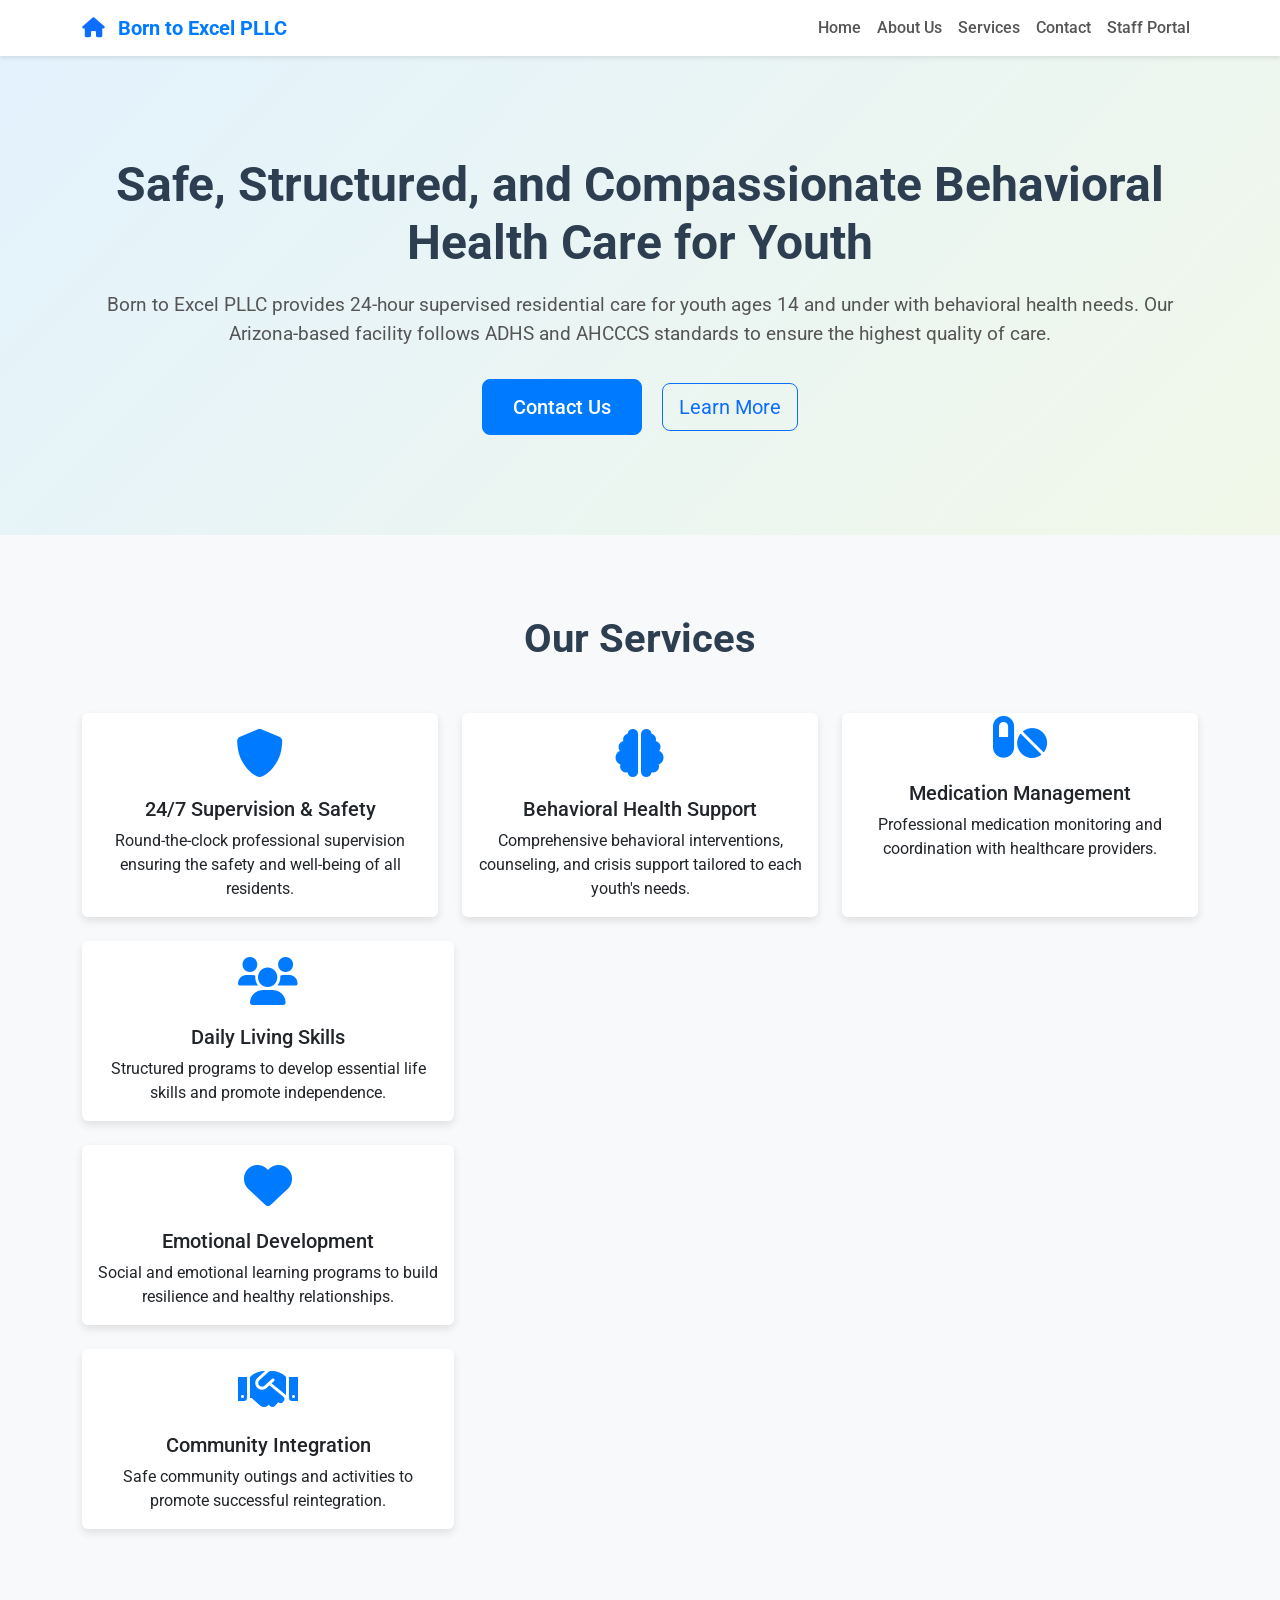
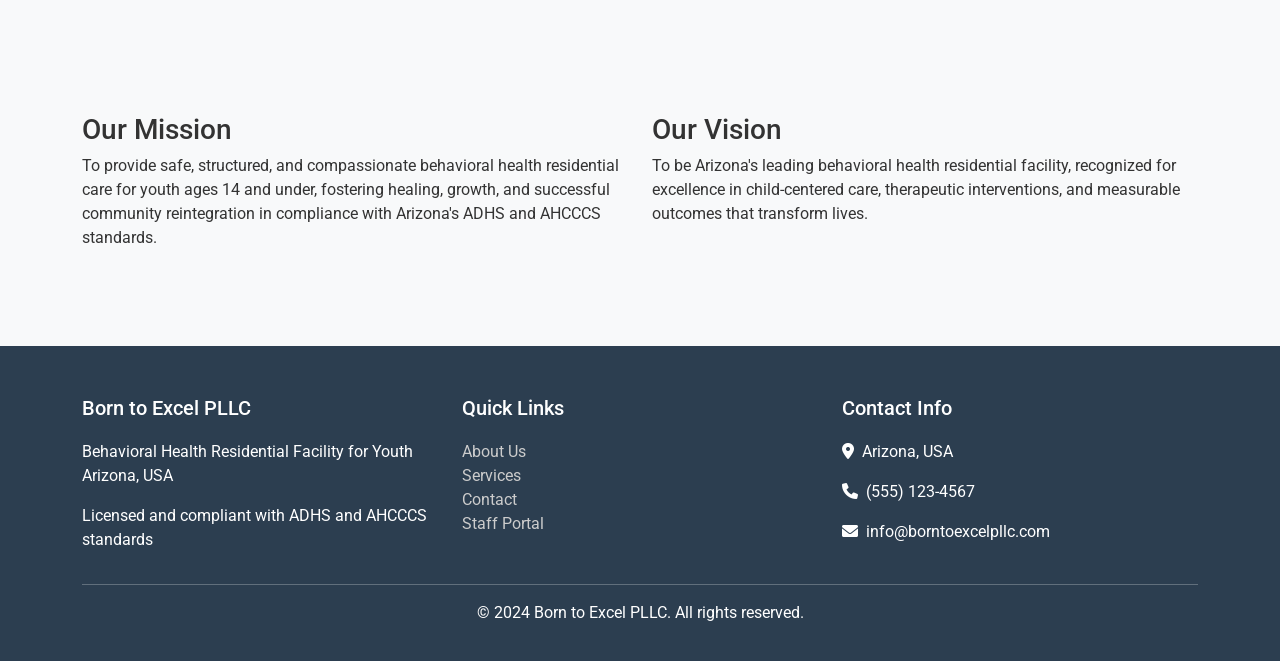
<file: index.html>
<!DOCTYPE html>
<html lang="en">
<head>
    <meta charset="UTF-8">
    <meta name="viewport" content="width=device-width, initial-scale=1.0">
    <title>Born to Excel PLLC - Behavioral Health Residential Facility</title>
    <link href="https://cdn.jsdelivr.net/npm/bootstrap@5.1.3/dist/css/bootstrap.min.css" rel="stylesheet">
    <link rel="stylesheet" href="https://cdnjs.cloudflare.com/ajax/libs/font-awesome/6.0.0/css/all.min.css">
    <link rel="stylesheet" href="css/style.css">
</head>
<body>
    <!-- Navigation -->
    <nav class="navbar navbar-expand-lg navbar-light">
        <div class="container">
            <a class="navbar-brand" href="index.html">
                <i class="fas fa-home text-primary me-2"></i>
                Born to Excel PLLC
            </a>
            <button class="navbar-toggler" type="button" data-bs-toggle="collapse" data-bs-target="#navbarNav">
                <span class="navbar-toggler-icon"></span>
            </button>
            <div class="collapse navbar-collapse" id="navbarNav">
                <ul class="navbar-nav ms-auto">
                    <li class="nav-item">
                        <a class="nav-link active" href="index.html">Home</a>
                    </li>
                    <li class="nav-item">
                        <a class="nav-link" href="pages/about.html">About Us</a>
                    </li>
                    <li class="nav-item">
                        <a class="nav-link" href="pages/services.html">Services</a>
                    </li>
                    <li class="nav-item">
                        <a class="nav-link" href="pages/contact.html">Contact</a>
                    </li>
                    <li class="nav-item">
                        <a class="nav-link" href="pages/staff-login.html">Staff Portal</a>
                    </li>
                </ul>
            </div>
        </div>
    </nav>

    <!-- Hero Section -->
    <section class="hero-section">
        <div class="container">
            <h1 class="hero-title">Safe, Structured, and Compassionate Behavioral Health Care for Youth</h1>
            <p class="hero-subtitle">Born to Excel PLLC provides 24-hour supervised residential care for youth ages 14 and under with behavioral health needs. Our Arizona-based facility follows ADHS and AHCCCS standards to ensure the highest quality of care.</p>
            <a href="pages/contact.html" class="btn btn-primary btn-lg me-3">Contact Us</a>
            <a href="pages/about.html" class="btn btn-outline-primary btn-lg">Learn More</a>
        </div>
    </section>

    <!-- Services Overview -->
    <section class="section">
        <div class="container">
            <h2 class="section-title">Our Services</h2>
            <div class="row">
                <div class="col-md-4 mb-4">
                    <div class="card text-center h-100">
                        <div class="card-body">
                            <i class="fas fa-shield-alt service-icon"></i>
                            <h5 class="card-title">24/7 Supervision & Safety</h5>
                            <p class="card-text">Round-the-clock professional supervision ensuring the safety and well-being of all residents.</p>
                        </div>
                    </div>
                </div>
                <div class="col-md-4 mb-4">
                    <div class="card text-center h-100">
                        <div class="card-body">
                            <i class="fas fa-brain service-icon"></i>
                            <h5 class="card-title">Behavioral Health Support</h5>
                            <p class="card-text">Comprehensive behavioral interventions, counseling, and crisis support tailored to each youth's needs.</p>
                        </div>
                    </div>
                </div>
                <div class="col-md-4 mb-4">
                    <div class="card text-center h-100">
                        <i class="fas fa-pills service-icon"></i>
                            <h5 class="card-title">Medication Management</h5>
                            <p class="card-text">Professional medication monitoring and coordination with healthcare providers.</p>
                        </div>
                    </div>
                </div>
                <div class="col-md-4 mb-4">
                    <div class="card text-center h-100">
                        <div class="card-body">
                            <i class="fas fa-users service-icon"></i>
                            <h5 class="card-title">Daily Living Skills</h5>
                            <p class="card-text">Structured programs to develop essential life skills and promote independence.</p>
                        </div>
                    </div>
                </div>
                <div class="col-md-4 mb-4">
                    <div class="card text-center h-100">
                        <div class="card-body">
                            <i class="fas fa-heart service-icon"></i>
                            <h5 class="card-title">Emotional Development</h5>
                            <p class="card-text">Social and emotional learning programs to build resilience and healthy relationships.</p>
                        </div>
                    </div>
                </div>
                <div class="col-md-4 mb-4">
                    <div class="card text-center h-100">
                        <div class="card-body">
                            <i class="fas fa-handshake service-icon"></i>
                            <h5 class="card-title">Community Integration</h5>
                            <p class="card-text">Safe community outings and activities to promote successful reintegration.</p>
                        </div>
                    </div>
                </div>
            </div>
        </div>
    </section>

    <!-- Mission & Vision -->
    <section class="section bg-light">
        <div class="container">
            <div class="row">
                <div class="col-md-6">
                    <h3>Our Mission</h3>
                    <p>To provide safe, structured, and compassionate behavioral health residential care for youth ages 14 and under, fostering healing, growth, and successful community reintegration in compliance with Arizona's ADHS and AHCCCS standards.</p>
                </div>
                <div class="col-md-6">
                    <h3>Our Vision</h3>
                    <p>To be Arizona's leading behavioral health residential facility, recognized for excellence in child-centered care, therapeutic interventions, and measurable outcomes that transform lives.</p>
                </div>
            </div>
        </div>
    </section>

    <!-- Footer -->
    <footer class="footer">
        <div class="container">
            <div class="row">
                <div class="col-md-4">
                    <h5>Born to Excel PLLC</h5>
                    <p>Behavioral Health Residential Facility for Youth<br>Arizona, USA</p>
                    <p>Licensed and compliant with ADHS and AHCCCS standards</p>
                </div>
                <div class="col-md-4">
                    <h5>Quick Links</h5>
                    <ul class="list-unstyled">
                        <li><a href="pages/about.html">About Us</a></li>
                        <li><a href="pages/services.html">Services</a></li>
                        <li><a href="pages/contact.html">Contact</a></li>
                        <li><a href="pages/staff-login.html">Staff Portal</a></li>
                    </ul>
                </div>
                <div class="col-md-4">
                    <h5>Contact Info</h5>
                    <p><i class="fas fa-map-marker-alt me-2"></i>Arizona, USA</p>
                    <p><i class="fas fa-phone me-2"></i>(555) 123-4567</p>
                    <p><i class="fas fa-envelope me-2"></i>info@borntoexcelpllc.com</p>
                </div>
            </div>
            <hr>
            <div class="text-center">
                <p>&copy; 2024 Born to Excel PLLC. All rights reserved.</p>
            </div>
        </div>
    </footer>

    <script src="https://cdn.jsdelivr.net/npm/bootstrap@5.1.3/dist/js/bootstrap.bundle.min.js"></script>
    <script src="js/main.js"></script>
</body>
</html>
</file>
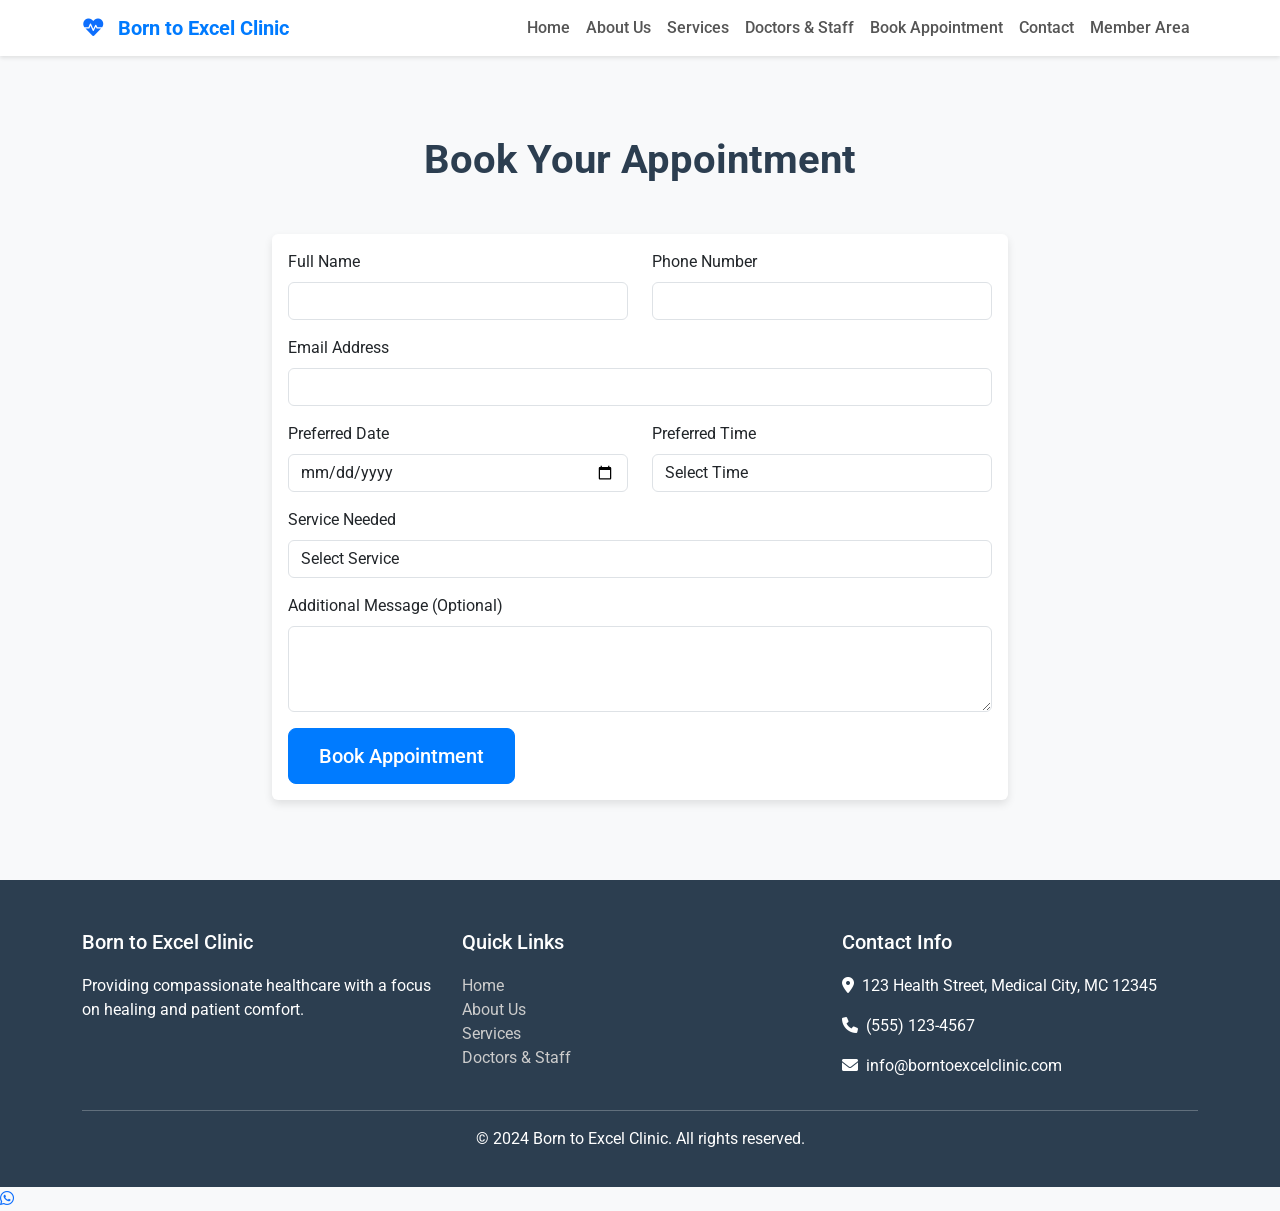
<file: pages/appointment.html>
<!DOCTYPE html>
<html lang="en">
<head>
    <meta charset="UTF-8">
    <meta name="viewport" content="width=device-width, initial-scale=1.0">
    <title>Book Appointment - Born to Excel Clinic</title>
    <link href="https://cdn.jsdelivr.net/npm/bootstrap@5.1.3/dist/css/bootstrap.min.css" rel="stylesheet">
    <link rel="stylesheet" href="https://cdnjs.cloudflare.com/ajax/libs/font-awesome/6.0.0/css/all.min.css">
    <link rel="stylesheet" href="../css/style.css">
</head>
<body>
    <!-- Navigation -->
    <nav class="navbar navbar-expand-lg navbar-light">
        <div class="container">
            <a class="navbar-brand" href="../index.html">
                <i class="fas fa-heartbeat text-primary me-2"></i>
                Born to Excel Clinic
            </a>
            <button class="navbar-toggler" type="button" data-bs-toggle="collapse" data-bs-target="#navbarNav">
                <span class="navbar-toggler-icon"></span>
            </button>
            <div class="collapse navbar-collapse" id="navbarNav">
                <ul class="navbar-nav ms-auto">
                    <li class="nav-item">
                        <a class="nav-link" href="../index.html">Home</a>
                    </li>
                    <li class="nav-item">
                        <a class="nav-link" href="about.html">About Us</a>
                    </li>
                    <li class="nav-item">
                        <a class="nav-link" href="services.html">Services</a>
                    </li>
                    <li class="nav-item">
                        <a class="nav-link" href="doctors.html">Doctors & Staff</a>
                    </li>
                    <li class="nav-item">
                        <a class="nav-link active" href="appointment.html">Book Appointment</a>
                    </li>
                    <li class="nav-item">
                        <a class="nav-link" href="contact.html">Contact</a>
                    </li>
                    <li class="nav-item">
                        <a class="nav-link" href="login.html">Member Area</a>
                    </li>
                </ul>
            </div>
        </div>
    </nav>

    <!-- Appointment Booking Section -->
    <section class="section">
        <div class="container">
            <h1 class="section-title">Book Your Appointment</h1>
            <div class="row justify-content-center">
                <div class="col-md-8">
                    <div class="card">
                        <div class="card-body">
                            <form id="appointmentForm">
                                <div class="row">
                                    <div class="col-md-6 mb-3">
                                        <label for="name" class="form-label">Full Name</label>
                                        <input type="text" class="form-control" id="name" required>
                                    </div>
                                    <div class="col-md-6 mb-3">
                                        <label for="phone" class="form-label">Phone Number</label>
                                        <input type="tel" class="form-control" id="phone" required>
                                    </div>
                                </div>
                                <div class="mb-3">
                                    <label for="email" class="form-label">Email Address</label>
                                    <input type="email" class="form-control" id="email" required>
                                </div>
                                <div class="row">
                                    <div class="col-md-6 mb-3">
                                        <label for="date" class="form-label">Preferred Date</label>
                                        <input type="date" class="form-control" id="date" required>
                                    </div>
                                    <div class="col-md-6 mb-3">
                                        <label for="time" class="form-label">Preferred Time</label>
                                        <select class="form-control" id="time" required>
                                            <option value="">Select Time</option>
                                            <option value="09:00">9:00 AM</option>
                                            <option value="10:00">10:00 AM</option>
                                            <option value="11:00">11:00 AM</option>
                                            <option value="14:00">2:00 PM</option>
                                            <option value="15:00">3:00 PM</option>
                                            <option value="16:00">4:00 PM</option>
                                        </select>
                                    </div>
                                </div>
                                <div class="mb-3">
                                    <label for="service" class="form-label">Service Needed</label>
                                    <select class="form-control" id="service" required>
                                        <option value="">Select Service</option>
                                        <option value="general">General Medicine</option>
                                        <option value="cardiology">Cardiology</option>
                                        <option value="neurology">Neurology</option>
                                        <option value="orthopedics">Orthopedics</option>
                                        <option value="gynecology">Gynecology</option>
                                        <option value="dental">Dental Care</option>
                                        <option value="ophthalmology">Ophthalmology</option>
                                        <option value="pharmacy">Pharmacy Consultation</option>
                                        <option value="lab">Laboratory Services</option>
                                    </select>
                                </div>
                                <div class="mb-3">
                                    <label for="message" class="form-label">Additional Message (Optional)</label>
                                    <textarea class="form-control" id="message" rows="3"></textarea>
                                </div>
                                <button type="submit" class="btn btn-primary btn-lg">Book Appointment</button>
                            </form>
                        </div>
                    </div>
                </div>
            </div>
        </div>
    </section>

    <!-- Footer -->
    <footer class="footer">
        <div class="container">
            <div class="row">
                <div class="col-md-4">
                    <h5>Born to Excel Clinic</h5>
                    <p>Providing compassionate healthcare with a focus on healing and patient comfort.</p>
                </div>
                <div class="col-md-4">
                    <h5>Quick Links</h5>
                    <ul class="list-unstyled">
                        <li><a href="../index.html">Home</a></li>
                        <li><a href="about.html">About Us</a></li>
                        <li><a href="services.html">Services</a></li>
                        <li><a href="doctors.html">Doctors & Staff</a></li>
                    </ul>
                </div>
                <div class="col-md-4">
                    <h5>Contact Info</h5>
                    <p><i class="fas fa-map-marker-alt me-2"></i>123 Health Street, Medical City, MC 12345</p>
                    <p><i class="fas fa-phone me-2"></i>(555) 123-4567</p>
                    <p><i class="fas fa-envelope me-2"></i>info@borntoexcelclinic.com</p>
                </div>
            </div>
            <hr>
            <div class="text-center">
                <p>&copy; 2024 Born to Excel Clinic. All rights reserved.</p>
            </div>
        </div>
    </footer>

    <!-- WhatsApp Button -->
    <a href="https://wa.me/15551234567" class="whatsapp-btn" target="_blank">
        <i class="fab fa-whatsapp"></i>
    </a>

    <script src="https://cdn.jsdelivr.net/npm/bootstrap@5.1.3/dist/js/bootstrap.bundle.min.js"></script>
    <script src="../js/appointment.js"></script>
</body>
</html>
</file>
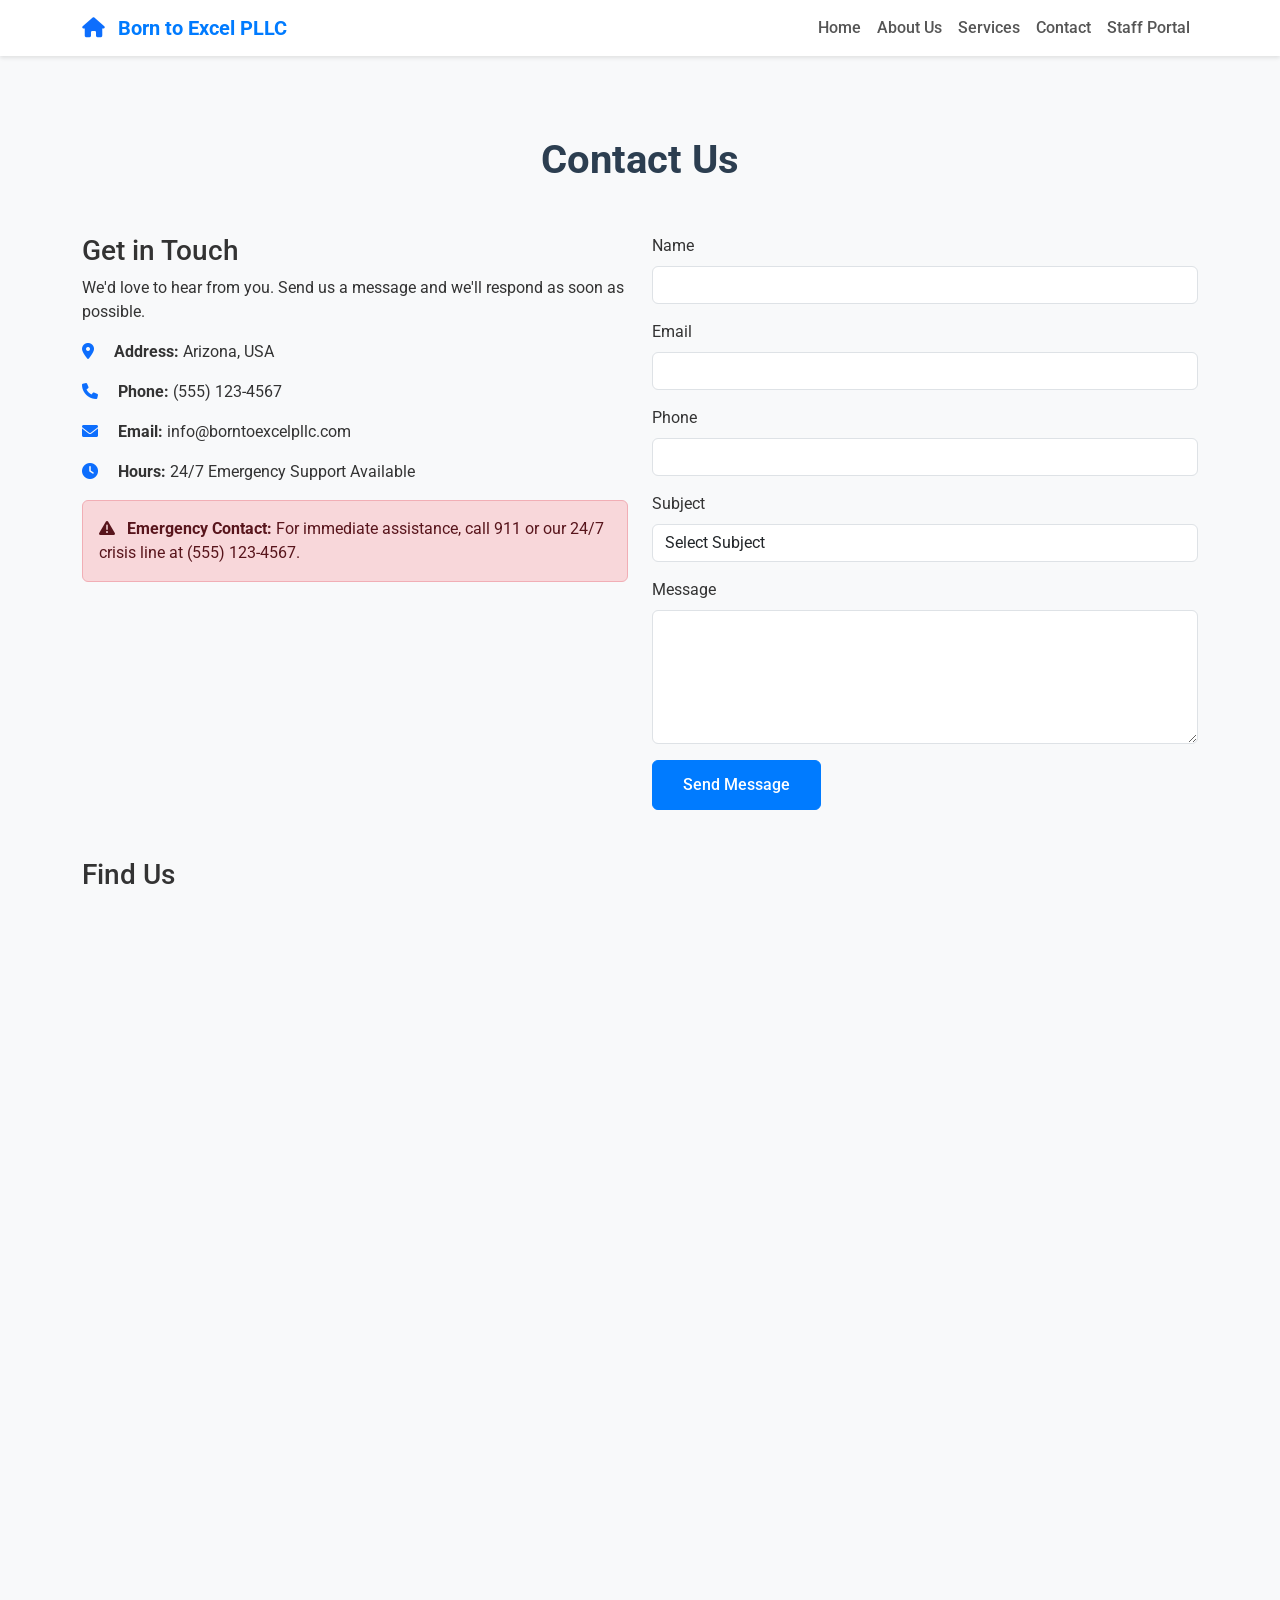
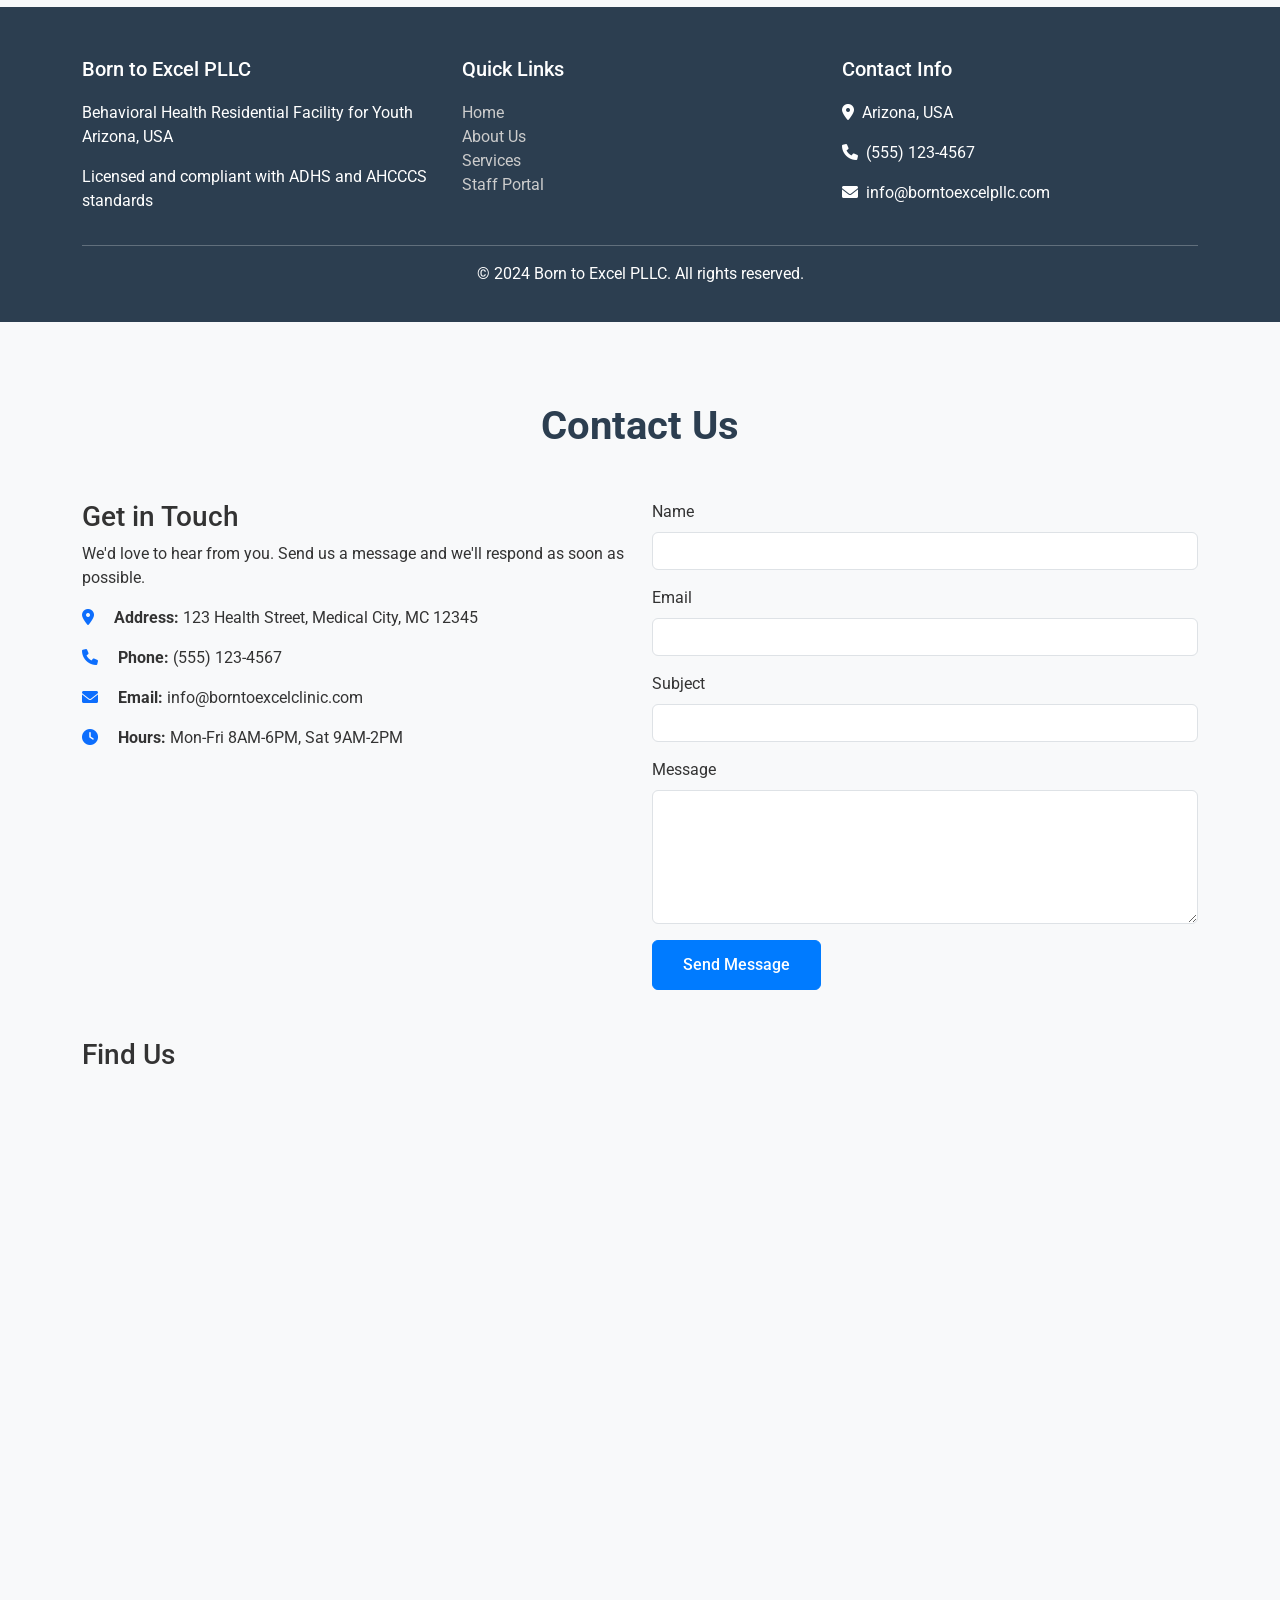
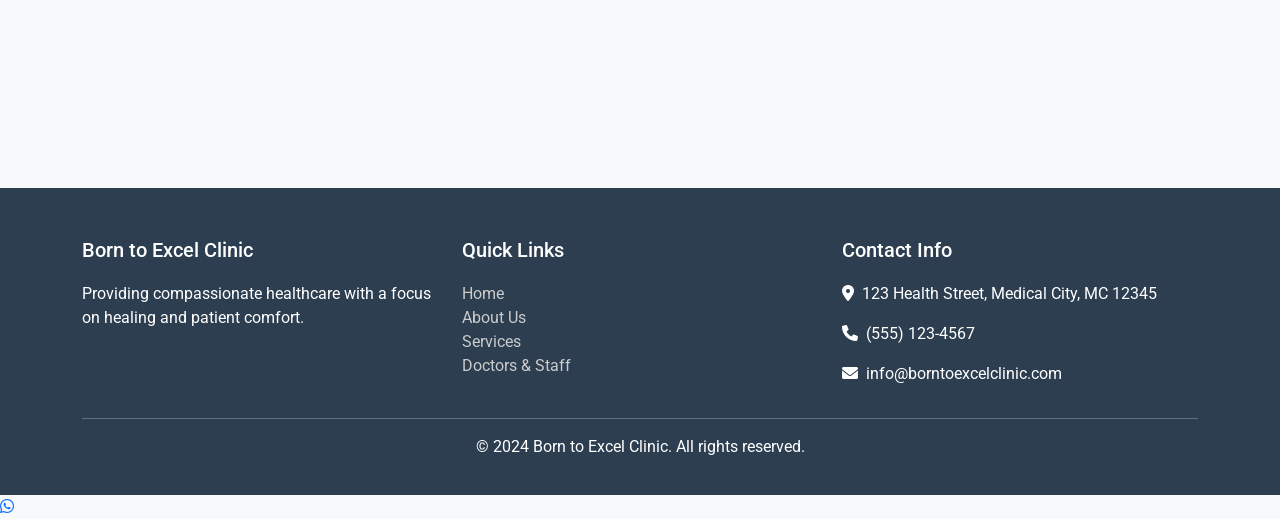
<file: pages/contact.html>
<!DOCTYPE html>
<html lang="en">
<head>
    <meta charset="UTF-8">
    <meta name="viewport" content="width=device-width, initial-scale=1.0">
    <title>Contact Us - Born to Excel PLLC</title>
    <link href="https://cdn.jsdelivr.net/npm/bootstrap@5.1.3/dist/css/bootstrap.min.css" rel="stylesheet">
    <link rel="stylesheet" href="https://cdnjs.cloudflare.com/ajax/libs/font-awesome/6.0.0/css/all.min.css">
    <link rel="stylesheet" href="../css/style.css">
</head>
<body>
    <!-- Navigation -->
    <nav class="navbar navbar-expand-lg navbar-light">
        <div class="container">
            <a class="navbar-brand" href="../index.html">
                <i class="fas fa-home text-primary me-2"></i>
                Born to Excel PLLC
            </a>
            <button class="navbar-toggler" type="button" data-bs-toggle="collapse" data-bs-target="#navbarNav">
                <span class="navbar-toggler-icon"></span>
            </button>
            <div class="collapse navbar-collapse" id="navbarNav">
                <ul class="navbar-nav ms-auto">
                    <li class="nav-item">
                        <a class="nav-link" href="../index.html">Home</a>
                    </li>
                    <li class="nav-item">
                        <a class="nav-link" href="about.html">About Us</a>
                    </li>
                    <li class="nav-item">
                        <a class="nav-link" href="services.html">Services</a>
                    </li>
                    <li class="nav-item">
                        <a class="nav-link active" href="contact.html">Contact</a>
                    </li>
                    <li class="nav-item">
                        <a class="nav-link" href="staff-login.html">Staff Portal</a>
                    </li>
                </ul>
            </div>
        </div>
    </nav>

    <!-- Contact Section -->
    <section class="section">
        <div class="container">
            <h1 class="section-title">Contact Us</h1>
            <div class="row">
                <div class="col-md-6">
                    <h3>Get in Touch</h3>
                    <p>We'd love to hear from you. Send us a message and we'll respond as soon as possible.</p>
                    <div class="mb-3">
                        <i class="fas fa-map-marker-alt text-primary me-3"></i>
                        <strong>Address:</strong> Arizona, USA
                    </div>
                    <div class="mb-3">
                        <i class="fas fa-phone text-primary me-3"></i>
                        <strong>Phone:</strong> (555) 123-4567
                    </div>
                    <div class="mb-3">
                        <i class="fas fa-envelope text-primary me-3"></i>
                        <strong>Email:</strong> info@borntoexcelpllc.com
                    </div>
                    <div class="mb-3">
                        <i class="fas fa-clock text-primary me-3"></i>
                        <strong>Hours:</strong> 24/7 Emergency Support Available
                    </div>
                    <div class="alert alert-danger">
                        <i class="fas fa-exclamation-triangle me-2"></i>
                        <strong>Emergency Contact:</strong> For immediate assistance, call 911 or our 24/7 crisis line at (555) 123-4567.
                    </div>
                </div>
                <div class="col-md-6">
                    <form id="contactForm">
                        <div class="mb-3">
                            <label for="contactName" class="form-label">Name</label>
                            <input type="text" class="form-control" id="contactName" required>
                        </div>
                        <div class="mb-3">
                            <label for="contactEmail" class="form-label">Email</label>
                            <input type="email" class="form-control" id="contactEmail" required>
                        </div>
                        <div class="mb-3">
                            <label for="contactPhone" class="form-label">Phone</label>
                            <input type="tel" class="form-control" id="contactPhone">
                        </div>
                        <div class="mb-3">
                            <label for="contactSubject" class="form-label">Subject</label>
                            <select class="form-control" id="contactSubject" required>
                                <option value="">Select Subject</option>
                                <option value="admission">Admission Inquiry</option>
                                <option value="visitation">Visitation Request</option>
                                <option value="general">General Information</option>
                                <option value="complaint">Complaint/Concern</option>
                                <option value="emergency">Emergency</option>
                            </select>
                        </div>
                        <div class="mb-3">
                            <label for="contactMessage" class="form-label">Message</label>
                            <textarea class="form-control" id="contactMessage" rows="5" required></textarea>
                        </div>
                        <button type="submit" class="btn btn-primary">Send Message</button>
                    </form>
                </div>
            </div>
            <div class="row mt-5">
                <div class="col-12">
                    <h3>Find Us</h3>
                    <div class="ratio ratio-16x9">
                        <iframe src="https://www.google.com/maps/embed?pb=!1m18!1m12!1m3!1d423286.2740344718!2d-112.074037!2d33.4483771!2m3!1f0!2f0!3f0!3m2!1i1024!2i768!4f13.1!3m3!1m2!1s0x872b12ed50a179cb%3A0x8c69c7f8354a1bac!2sPhoenix%2C%20AZ!5e0!3m2!1sen!2sus!4v1234567890!5m2!1sen!2sus" allowfullscreen="" loading="lazy"></iframe>
                    </div>
                </div>
            </div>
        </div>
    </section>

    <!-- Footer -->
    <footer class="footer">
        <div class="container">
            <div class="row">
                <div class="col-md-4">
                    <h5>Born to Excel PLLC</h5>
                    <p>Behavioral Health Residential Facility for Youth<br>Arizona, USA</p>
                    <p>Licensed and compliant with ADHS and AHCCCS standards</p>
                </div>
                <div class="col-md-4">
                    <h5>Quick Links</h5>
                    <ul class="list-unstyled">
                        <li><a href="../index.html">Home</a></li>
                        <li><a href="about.html">About Us</a></li>
                        <li><a href="services.html">Services</a></li>
                        <li><a href="staff-login.html">Staff Portal</a></li>
                    </ul>
                </div>
                <div class="col-md-4">
                    <h5>Contact Info</h5>
                    <p><i class="fas fa-map-marker-alt me-2"></i>Arizona, USA</p>
                    <p><i class="fas fa-phone me-2"></i>(555) 123-4567</p>
                    <p><i class="fas fa-envelope me-2"></i>info@borntoexcelpllc.com</p>
                </div>
            </div>
            <hr>
            <div class="text-center">
                <p>&copy; 2024 Born to Excel PLLC. All rights reserved.</p>
            </div>
        </div>
    </footer>

    <script src="https://cdn.jsdelivr.net/npm/bootstrap@5.1.3/dist/js/bootstrap.bundle.min.js"></script>
    <script src="../js/contact.js"></script>
</body>
</html>
            <div class="collapse navbar-collapse" id="navbarNav">
                <ul class="navbar-nav ms-auto">
                    <li class="nav-item">
                        <a class="nav-link" href="../index.html">Home</a>
                    </li>
                    <li class="nav-item">
                        <a class="nav-link" href="about.html">About Us</a>
                    </li>
                    <li class="nav-item">
                        <a class="nav-link" href="services.html">Services</a>
                    </li>
                    <li class="nav-item">
                        <a class="nav-link" href="doctors.html">Doctors & Staff</a>
                    </li>
                    <li class="nav-item">
                        <a class="nav-link" href="appointment.html">Book Appointment</a>
                    </li>
                    <li class="nav-item">
                        <a class="nav-link active" href="contact.html">Contact</a>
                    </li>
                    <li class="nav-item">
                        <a class="nav-link" href="login.html">Member Area</a>
                    </li>
                </ul>
            </div>
        </div>
    </nav>

    <!-- Contact Section -->
    <section class="section">
        <div class="container">
            <h1 class="section-title">Contact Us</h1>
            <div class="row">
                <div class="col-md-6">
                    <h3>Get in Touch</h3>
                    <p>We'd love to hear from you. Send us a message and we'll respond as soon as possible.</p>
                    <div class="mb-3">
                        <i class="fas fa-map-marker-alt text-primary me-3"></i>
                        <strong>Address:</strong> 123 Health Street, Medical City, MC 12345
                    </div>
                    <div class="mb-3">
                        <i class="fas fa-phone text-primary me-3"></i>
                        <strong>Phone:</strong> (555) 123-4567
                    </div>
                    <div class="mb-3">
                        <i class="fas fa-envelope text-primary me-3"></i>
                        <strong>Email:</strong> info@borntoexcelclinic.com
                    </div>
                    <div class="mb-3">
                        <i class="fas fa-clock text-primary me-3"></i>
                        <strong>Hours:</strong> Mon-Fri 8AM-6PM, Sat 9AM-2PM
                    </div>
                </div>
                <div class="col-md-6">
                    <form id="contactForm">
                        <div class="mb-3">
                            <label for="contactName" class="form-label">Name</label>
                            <input type="text" class="form-control" id="contactName" required>
                        </div>
                        <div class="mb-3">
                            <label for="contactEmail" class="form-label">Email</label>
                            <input type="email" class="form-control" id="contactEmail" required>
                        </div>
                        <div class="mb-3">
                            <label for="contactSubject" class="form-label">Subject</label>
                            <input type="text" class="form-control" id="contactSubject" required>
                        </div>
                        <div class="mb-3">
                            <label for="contactMessage" class="form-label">Message</label>
                            <textarea class="form-control" id="contactMessage" rows="5" required></textarea>
                        </div>
                        <button type="submit" class="btn btn-primary">Send Message</button>
                    </form>
                </div>
            </div>
            <div class="row mt-5">
                <div class="col-12">
                    <h3>Find Us</h3>
                    <div class="ratio ratio-16x9">
                        <iframe src="https://www.google.com/maps/embed?pb=!1m18!1m12!1m3!1d3022.1!2d-73.987!3d40.758!2m3!1f0!2f0!3f0!3m2!1i1024!2i768!4f13.1!3m3!1m2!1s0x0%3A0x0!2zNDAuNzU4LCA3My45ODc!5e0!3m2!1sen!2sus!4v1234567890!5m2!1sen!2sus" allowfullscreen="" loading="lazy"></iframe>
                    </div>
                </div>
            </div>
        </div>
    </section>

    <!-- Footer -->
    <footer class="footer">
        <div class="container">
            <div class="row">
                <div class="col-md-4">
                    <h5>Born to Excel Clinic</h5>
                    <p>Providing compassionate healthcare with a focus on healing and patient comfort.</p>
                </div>
                <div class="col-md-4">
                    <h5>Quick Links</h5>
                    <ul class="list-unstyled">
                        <li><a href="../index.html">Home</a></li>
                        <li><a href="about.html">About Us</a></li>
                        <li><a href="services.html">Services</a></li>
                        <li><a href="doctors.html">Doctors & Staff</a></li>
                    </ul>
                </div>
                <div class="col-md-4">
                    <h5>Contact Info</h5>
                    <p><i class="fas fa-map-marker-alt me-2"></i>123 Health Street, Medical City, MC 12345</p>
                    <p><i class="fas fa-phone me-2"></i>(555) 123-4567</p>
                    <p><i class="fas fa-envelope me-2"></i>info@borntoexcelclinic.com</p>
                </div>
            </div>
            <hr>
            <div class="text-center">
                <p>&copy; 2024 Born to Excel Clinic. All rights reserved.</p>
            </div>
        </div>
    </footer>

    <!-- WhatsApp Button -->
    <a href="https://wa.me/15551234567" class="whatsapp-btn" target="_blank">
        <i class="fab fa-whatsapp"></i>
    </a>

    <script src="https://cdn.jsdelivr.net/npm/bootstrap@5.1.3/dist/js/bootstrap.bundle.min.js"></script>
    <script src="../js/contact.js"></script>
</body>
</html>
</file>
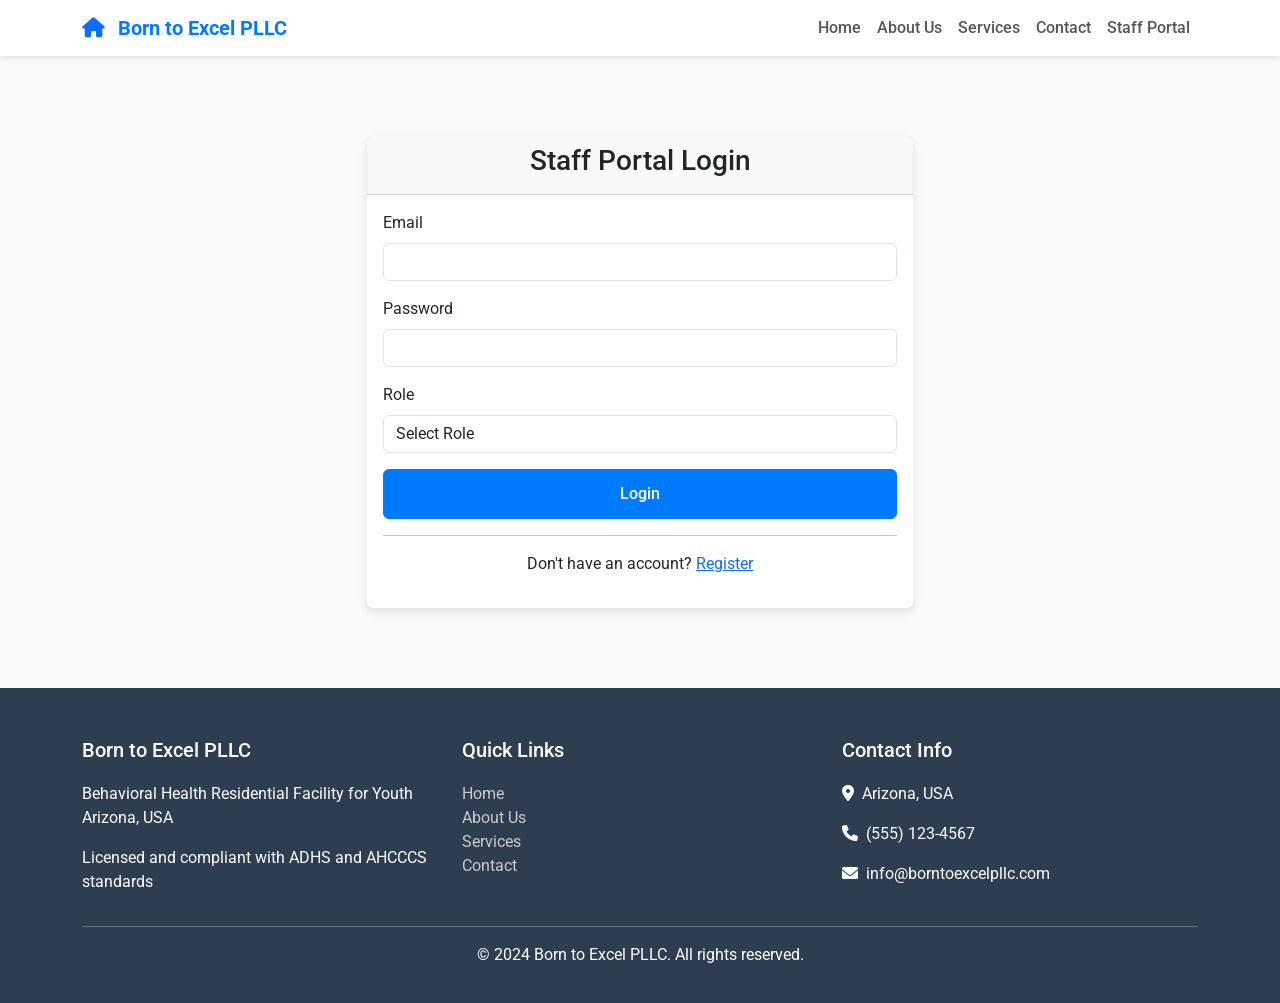
<file: pages/dashboard.html>
<!DOCTYPE html>
<html lang="en">
<head>
    <meta charset="UTF-8">
    <meta name="viewport" content="width=device-width, initial-scale=1.0">
    <title>Staff Dashboard - Born to Excel PLLC</title>
    <link href="https://cdn.jsdelivr.net/npm/bootstrap@5.1.3/dist/css/bootstrap.min.css" rel="stylesheet">
    <link rel="stylesheet" href="https://cdnjs.cloudflare.com/ajax/libs/font-awesome/6.0.0/css/all.min.css">
    <link rel="stylesheet" href="../css/style.css">
</head>
<body>
    <!-- Navigation -->
    <nav class="navbar navbar-expand-lg navbar-light">
        <div class="container">
            <a class="navbar-brand" href="../index.html">
                <i class="fas fa-home text-primary me-2"></i>
                Born to Excel PLLC - Staff Portal
            </a>
            <button class="navbar-toggler" type="button" data-bs-toggle="collapse" data-bs-target="#navbarNav">
                <span class="navbar-toggler-icon"></span>
            </button>
            <div class="collapse navbar-collapse" id="navbarNav">
                <ul class="navbar-nav ms-auto">
                    <li class="nav-item">
                        <a class="nav-link active" href="dashboard.html">Dashboard</a>
                    </li>
                    <li class="nav-item">
                        <a class="nav-link" href="#" id="logoutBtn">Logout</a>
                    </li>
                </ul>
            </div>
        </div>
    </nav>

    <!-- Dashboard Section -->
    <section class="section">
        <div class="container">
            <h1 class="section-title">Staff Dashboard</h1>
            
            <!-- Alerts Section -->
            <div class="alert-system">
                <h5><i class="fas fa-bell me-2"></i>System Alerts</h5>
                <ul id="alertsList">
                    <li>Fire drill scheduled for tomorrow at 2:00 PM</li>
                    <li>Medication inventory check due</li>
                    <li>New resident intake scheduled for Friday</li>
                </ul>
            </div>

            <!-- Quick Stats -->
            <div class="row mb-4">
                <div class="col-md-3">
                    <div class="dashboard-card text-center">
                        <i class="fas fa-users fa-2x text-primary mb-2"></i>
                        <h4 id="residentCount">12</h4>
                        <p>Current Residents</p>
                    </div>
                </div>
                <div class="col-md-3">
                    <div class="dashboard-card text-center">
                        <i class="fas fa-user-md fa-2x text-success mb-2"></i>
                        <h4 id="staffCount">8</h4>
                        <p>Active Staff</p>
                    </div>
                </div>
                <div class="col-md-3">
                    <div class="dashboard-card text-center">
                        <i class="fas fa-calendar-check fa-2x text-info mb-2"></i>
                        <h4 id="appointmentsCount">5</h4>
                        <p>Today's Appointments</p>
                    </div>
                </div>
                <div class="col-md-3">
                    <div class="dashboard-card text-center">
                        <i class="fas fa-exclamation-triangle fa-2x text-warning mb-2"></i>
                        <h4 id="incidentsCount">0</h4>
                        <p>Open Incidents</p>
                    </div>
                </div>
            </div>

            <!-- Module Cards -->
            <div class="row">
                <div class="col-md-6 col-lg-4 mb-4">
                    <div class="dashboard-card">
                        <i class="fas fa-user-plus fa-2x text-primary mb-3"></i>
                        <h5>Admission & Intake</h5>
                        <p>Manage resident admissions and intake assessments</p>
                        <button class="btn btn-primary" onclick="showModule('admission')">Access Module</button>
                    </div>
                </div>
                <div class="col-md-6 col-lg-4 mb-4">
                    <div class="dashboard-card">
                        <i class="fas fa-brain fa-2x text-success mb-3"></i>
                        <h5>Behavioral Health</h5>
                        <p>Treatment plans and counseling notes</p>
                        <button class="btn btn-success" onclick="showModule('behavioral')">Access Module</button>
                    </div>
                </div>
                <div class="col-md-6 col-lg-4 mb-4">
                    <div class="dashboard-card">
                        <i class="fas fa-pills fa-2x text-info mb-3"></i>
                        <h5>Medication Management</h5>
                        <p>Medication logs and administration tracking</p>
                        <button class="btn btn-info" onclick="showModule('medication')">Access Module</button>
                    </div>
                </div>
                <div class="col-md-6 col-lg-4 mb-4">
                    <div class="dashboard-card">
                        <i class="fas fa-exclamation-circle fa-2x text-danger mb-3"></i>
                        <h5>Incident Reporting</h5>
                        <p>Report and track safety incidents</p>
                        <button class="btn btn-danger" onclick="showModule('incident')">Access Module</button>
                    </div>
                </div>
                <div class="col-md-6 col-lg-4 mb-4">
                    <div class="dashboard-card">
                        <i class="fas fa-bus fa-2x text-warning mb-3"></i>
                        <h5>Transportation</h5>
                        <p>Manage appointments and community trips</p>
                        <button class="btn btn-warning" onclick="showModule('transportation')">Access Module</button>
                    </div>
                </div>
                <div class="col-md-6 col-lg-4 mb-4">
                    <div class="dashboard-card">
                        <i class="fas fa-clipboard-list fa-2x text-secondary mb-3"></i>
                        <h5>Daily Living Program</h5>
                        <p>Track routines and skill development</p>
                        <button class="btn btn-secondary" onclick="showModule('daily')">Access Module</button>
                    </div>
                </div>
                <div class="col-md-6 col-lg-4 mb-4">
                    <div class="dashboard-card">
                        <i class="fas fa-file-medical fa-2x text-dark mb-3"></i>
                        <h5>Medical Records</h5>
                        <p>Resident files and progress notes</p>
                        <button class="btn btn-dark" onclick="showModule('medical')">Access Module</button>
                    </div>
                </div>
                <div class="col-md-6 col-lg-4 mb-4">
                    <div class="dashboard-card">
                        <i class="fas fa-shield-alt fa-2x text-primary mb-3"></i>
                        <h5>Safety & Emergency</h5>
                        <p>Emergency procedures and risk management</p>
                        <button class="btn btn-primary" onclick="showModule('safety')">Access Module</button>
                    </div>
                </div>
                <div class="col-md-6 col-lg-4 mb-4">
                    <div class="dashboard-card">
                        <i class="fas fa-gavel fa-2x text-info mb-3"></i>
                        <h5>Resident Rights</h5>
                        <p>Complaints and grievance tracking</p>
                        <button class="btn btn-info" onclick="showModule('rights')">Access Module</button>
                    </div>
                </div>
                <div class="col-md-6 col-lg-4 mb-4">
                    <div class="dashboard-card">
                        <i class="fas fa-users-cog fa-2x text-success mb-3"></i>
                        <h5>Personnel Management</h5>
                        <p>Staff qualifications and scheduling</p>
                        <button class="btn btn-success" onclick="showModule('personnel')">Access Module</button>
                    </div>
                </div>
            </div>
        </div>
    </section>

    <!-- Module Modal -->
    <div class="modal fade" id="moduleModal" tabindex="-1" size="xl">
        <div class="modal-dialog modal-xl">
            <div class="modal-content">
                <div class="modal-header">
                    <h5 class="modal-title" id="moduleTitle">Module</h5>
                    <button type="button" class="btn-close" data-bs-dismiss="modal"></button>
                </div>
                <div class="modal-body" id="moduleContent">
                    <!-- Module content will be loaded here -->
                </div>
            </div>
        </div>
    </div>

    <!-- Footer -->
    <footer class="footer">
        <div class="container">
            <div class="row">
                <div class="col-md-4">
                    <h5>Born to Excel PLLC</h5>
                    <p>Behavioral Health Residential Facility for Youth<br>Arizona, USA</p>
                    <p>Licensed and compliant with ADHS and AHCCCS standards</p>
                </div>
                <div class="col-md-4">
                    <h5>Quick Links</h5>
                    <ul class="list-unstyled">
                        <li><a href="../index.html">Home</a></li>
                        <li><a href="about.html">About Us</a></li>
                        <li><a href="services.html">Services</a></li>
                        <li><a href="contact.html">Contact</a></li>
                    </ul>
                </div>
                <div class="col-md-4">
                    <h5>Contact Info</h5>
                    <p><i class="fas fa-map-marker-alt me-2"></i>Arizona, USA</p>
                    <p><i class="fas fa-phone me-2"></i>(555) 123-4567</p>
                    <p><i class="fas fa-envelope me-2"></i>info@borntoexcelpllc.com</p>
                </div>
            </div>
            <hr>
            <div class="text-center">
                <p>&copy; 2024 Born to Excel PLLC. All rights reserved.</p>
            </div>
        </div>
    </footer>

    <script src="https://cdn.jsdelivr.net/npm/bootstrap@5.1.3/dist/js/bootstrap.bundle.min.js"></script>
    <script src="../js/dashboard.js"></script>
</body>
</html>
            </button>
            <div class="collapse navbar-collapse" id="navbarNav">
                <ul class="navbar-nav ms-auto">
                    <li class="nav-item">
                        <a class="nav-link" href="../index.html">Home</a>
                    </li>
                    <li class="nav-item">
                        <a class="nav-link" href="about.html">About Us</a>
                    </li>
                    <li class="nav-item">
                        <a class="nav-link" href="services.html">Services</a>
                    </li>
                    <li class="nav-item">
                        <a class="nav-link" href="doctors.html">Doctors & Staff</a>
                    </li>
                    <li class="nav-item">
                        <a class="nav-link" href="appointment.html">Book Appointment</a>
                    </li>
                    <li class="nav-item">
                        <a class="nav-link" href="contact.html">Contact</a>
                    </li>
                    <li class="nav-item">
                        <a class="nav-link active" href="dashboard.html">Dashboard</a>
                    </li>
                    <li class="nav-item">
                        <a class="nav-link" href="#" id="logoutBtn">Logout</a>
                    </li>
                </ul>
            </div>
        </div>
    </nav>

    <!-- Dashboard Section -->
    <section class="section">
        <div class="container">
            <h1 class="section-title">Member Dashboard</h1>
            <div class="row">
                <div class="col-md-4">
                    <div class="card">
                        <div class="card-body text-center">
                            <i class="fas fa-user fa-3x text-primary mb-3"></i>
                            <h5 class="card-title">Profile</h5>
                            <p class="card-text">View and update your personal information.</p>
                            <button class="btn btn-primary" onclick="showProfile()">View Profile</button>
                        </div>
                    </div>
                </div>
                <div class="col-md-4">
                    <div class="card">
                        <div class="card-body text-center">
                            <i class="fas fa-calendar-check fa-3x text-primary mb-3"></i>
                            <h5 class="card-title">My Appointments</h5>
                            <p class="card-text">View your upcoming and past appointments.</p>
                            <button class="btn btn-primary" onclick="showAppointments()">View Appointments</button>
                        </div>
                    </div>
                </div>
                <div class="col-md-4" id="staffSection" style="display: none;">
                    <div class="card">
                        <div class="card-body text-center">
                            <i class="fas fa-notes-medical fa-3x text-primary mb-3"></i>
                            <h5 class="card-title">Patient Notes</h5>
                            <p class="card-text">Record and manage patient notes and updates.</p>
                            <button class="btn btn-primary" onclick="showPatientNotes()">Manage Notes</button>
                        </div>
                    </div>
                </div>
            </div>

            <!-- Profile Modal -->
            <div class="modal fade" id="profileModal" tabindex="-1">
                <div class="modal-dialog">
                    <div class="modal-content">
                        <div class="modal-header">
                            <h5 class="modal-title">My Profile</h5>
                            <button type="button" class="btn-close" data-bs-dismiss="modal"></button>
                        </div>
                        <div class="modal-body">
                            <div id="profileContent">
                                <!-- Profile content will be loaded here -->
                            </div>
                        </div>
                    </div>
                </div>
            </div>

            <!-- Appointments Modal -->
            <div class="modal fade" id="appointmentsModal" tabindex="-1">
                <div class="modal-dialog modal-lg">
                    <div class="modal-content">
                        <div class="modal-header">
                            <h5 class="modal-title">My Appointments</h5>
                            <button type="button" class="btn-close" data-bs-dismiss="modal"></button>
                        </div>
                        <div class="modal-body">
                            <div id="appointmentsContent">
                                <!-- Appointments content will be loaded here -->
                            </div>
                        </div>
                    </div>
                </div>
            </div>

            <!-- Patient Notes Modal (Staff Only) -->
            <div class="modal fade" id="notesModal" tabindex="-1">
                <div class="modal-dialog modal-lg">
                    <div class="modal-content">
                        <div class="modal-header">
                            <h5 class="modal-title">Patient Notes</h5>
                            <button type="button" class="btn-close" data-bs-dismiss="modal"></button>
                        </div>
                        <div class="modal-body">
                            <form id="noteForm">
                                <div class="mb-3">
                                    <label for="patientId" class="form-label">Patient ID</label>
                                    <input type="text" class="form-control" id="patientId" required>
                                </div>
                                <div class="mb-3">
                                    <label for="noteContent" class="form-label">Note</label>
                                    <textarea class="form-control" id="noteContent" rows="4" required></textarea>
                                </div>
                                <button type="submit" class="btn btn-primary">Add Note</button>
                            </form>
                            <hr>
                            <h6>Recent Notes</h6>
                            <div id="notesList">
                                <!-- Notes will be listed here -->
                            </div>
                        </div>
                    </div>
                </div>
            </div>
        </div>
    </section>

    <!-- Footer -->
    <footer class="footer">
        <div class="container">
            <div class="row">
                <div class="col-md-4">
                    <h5>Born to Excel Clinic</h5>
                    <p>Providing compassionate healthcare with a focus on healing and patient comfort.</p>
                </div>
                <div class="col-md-4">
                    <h5>Quick Links</h5>
                    <ul class="list-unstyled">
                        <li><a href="../index.html">Home</a></li>
                        <li><a href="about.html">About Us</a></li>
                        <li><a href="services.html">Services</a></li>
                        <li><a href="doctors.html">Doctors & Staff</a></li>
                    </ul>
                </div>
                <div class="col-md-4">
                    <h5>Contact Info</h5>
                    <p><i class="fas fa-map-marker-alt me-2"></i>123 Health Street, Medical City, MC 12345</p>
                    <p><i class="fas fa-phone me-2"></i>(555) 123-4567</p>
                    <p><i class="fas fa-envelope me-2"></i>info@borntoexcelclinic.com</p>
                </div>
            </div>
            <hr>
            <div class="text-center">
                <p>&copy; 2024 Born to Excel Clinic. All rights reserved.</p>
            </div>
        </div>
    </footer>

    <!-- WhatsApp Button -->
    <a href="https://wa.me/15551234567" class="whatsapp-btn" target="_blank">
        <i class="fab fa-whatsapp"></i>
    </a>

    <script src="https://cdn.jsdelivr.net/npm/bootstrap@5.1.3/dist/js/bootstrap.bundle.min.js"></script>
    <script src="../js/dashboard.js"></script>
</body>
</html>
</file>
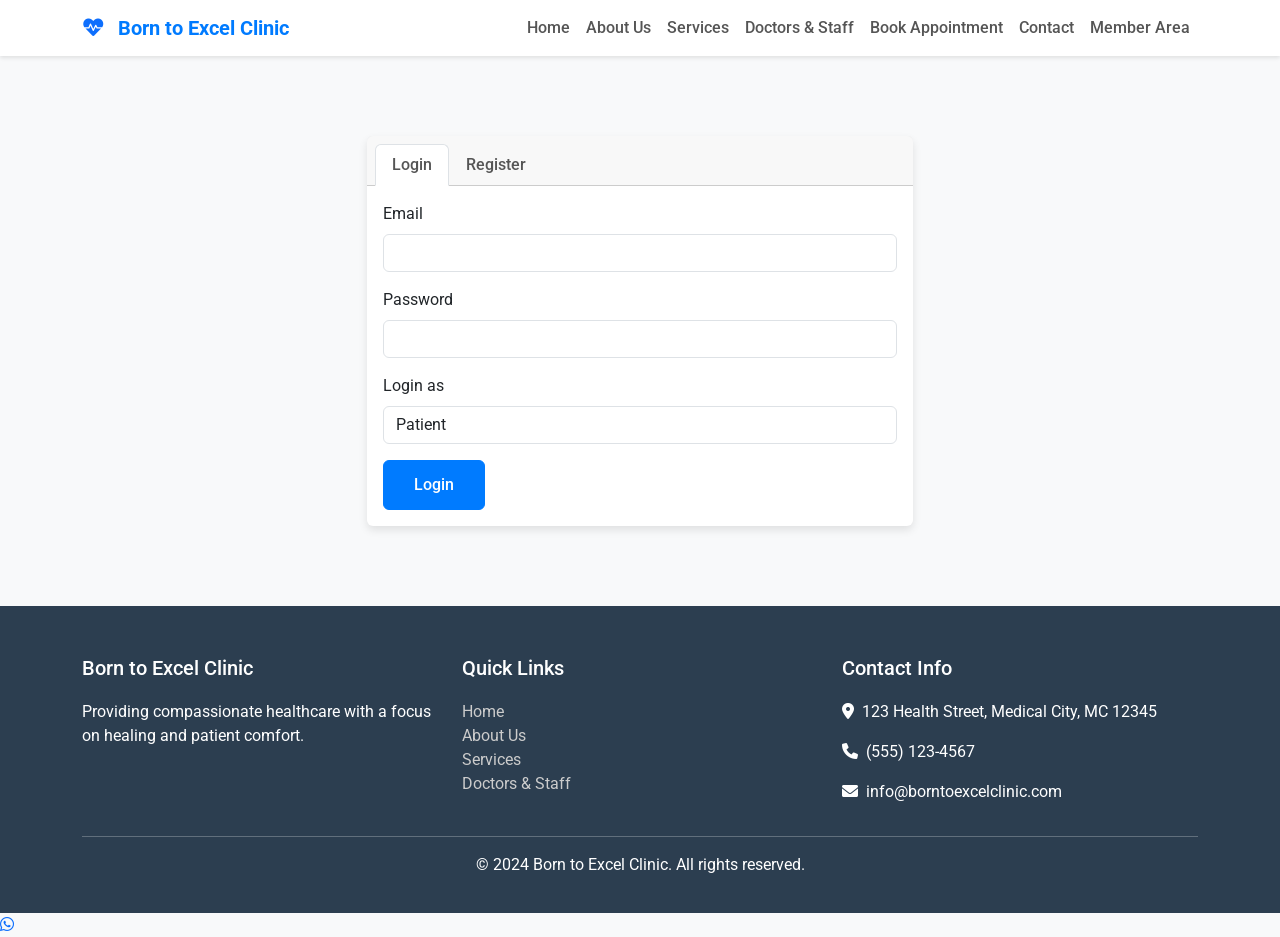
<file: pages/login.html>
<!DOCTYPE html>
<html lang="en">
<head>
    <meta charset="UTF-8">
    <meta name="viewport" content="width=device-width, initial-scale=1.0">
    <title>Member Area - Born to Excel Clinic</title>
    <link href="https://cdn.jsdelivr.net/npm/bootstrap@5.1.3/dist/css/bootstrap.min.css" rel="stylesheet">
    <link rel="stylesheet" href="https://cdnjs.cloudflare.com/ajax/libs/font-awesome/6.0.0/css/all.min.css">
    <link rel="stylesheet" href="../css/style.css">
</head>
<body>
    <!-- Navigation -->
    <nav class="navbar navbar-expand-lg navbar-light">
        <div class="container">
            <a class="navbar-brand" href="../index.html">
                <i class="fas fa-heartbeat text-primary me-2"></i>
                Born to Excel Clinic
            </a>
            <button class="navbar-toggler" type="button" data-bs-toggle="collapse" data-bs-target="#navbarNav">
                <span class="navbar-toggler-icon"></span>
            </button>
            <div class="collapse navbar-collapse" id="navbarNav">
                <ul class="navbar-nav ms-auto">
                    <li class="nav-item">
                        <a class="nav-link" href="../index.html">Home</a>
                    </li>
                    <li class="nav-item">
                        <a class="nav-link" href="about.html">About Us</a>
                    </li>
                    <li class="nav-item">
                        <a class="nav-link" href="services.html">Services</a>
                    </li>
                    <li class="nav-item">
                        <a class="nav-link" href="doctors.html">Doctors & Staff</a>
                    </li>
                    <li class="nav-item">
                        <a class="nav-link" href="appointment.html">Book Appointment</a>
                    </li>
                    <li class="nav-item">
                        <a class="nav-link" href="contact.html">Contact</a>
                    </li>
                    <li class="nav-item">
                        <a class="nav-link active" href="login.html">Member Area</a>
                    </li>
                </ul>
            </div>
        </div>
    </nav>

    <!-- Login/Register Section -->
    <section class="section">
        <div class="container">
            <div class="row justify-content-center">
                <div class="col-md-6">
                    <div class="card">
                        <div class="card-header">
                            <ul class="nav nav-tabs card-header-tabs" id="authTabs" role="tablist">
                                <li class="nav-item" role="presentation">
                                    <button class="nav-link active" id="login-tab" data-bs-toggle="tab" data-bs-target="#login" type="button" role="tab">Login</button>
                                </li>
                                <li class="nav-item" role="presentation">
                                    <button class="nav-link" id="register-tab" data-bs-toggle="tab" data-bs-target="#register" type="button" role="tab">Register</button>
                                </li>
                            </ul>
                        </div>
                        <div class="card-body">
                            <div class="tab-content" id="authTabsContent">
                                <!-- Login Tab -->
                                <div class="tab-pane fade show active" id="login" role="tabpanel">
                                    <form id="loginForm">
                                        <div class="mb-3">
                                            <label for="loginEmail" class="form-label">Email</label>
                                            <input type="email" class="form-control" id="loginEmail" required>
                                        </div>
                                        <div class="mb-3">
                                            <label for="loginPassword" class="form-label">Password</label>
                                            <input type="password" class="form-control" id="loginPassword" required>
                                        </div>
                                        <div class="mb-3">
                                            <label for="userRole" class="form-label">Login as</label>
                                            <select class="form-control" id="userRole" required>
                                                <option value="patient">Patient</option>
                                                <option value="staff">Staff</option>
                                            </select>
                                        </div>
                                        <button type="submit" class="btn btn-primary">Login</button>
                                    </form>
                                </div>
                                <!-- Register Tab -->
                                <div class="tab-pane fade" id="register" role="tabpanel">
                                    <form id="registerForm">
                                        <div class="mb-3">
                                            <label for="registerName" class="form-label">Full Name</label>
                                            <input type="text" class="form-control" id="registerName" required>
                                        </div>
                                        <div class="mb-3">
                                            <label for="registerEmail" class="form-label">Email</label>
                                            <input type="email" class="form-control" id="registerEmail" required>
                                        </div>
                                        <div class="mb-3">
                                            <label for="registerPassword" class="form-label">Password</label>
                                            <input type="password" class="form-control" id="registerPassword" required>
                                        </div>
                                        <div class="mb-3">
                                            <label for="registerRole" class="form-label">Register as</label>
                                            <select class="form-control" id="registerRole" required>
                                                <option value="patient">Patient</option>
                                                <option value="staff">Staff</option>
                                            </select>
                                        </div>
                                        <button type="submit" class="btn btn-success">Register</button>
                                    </form>
                                </div>
                            </div>
                        </div>
                    </div>
                </div>
            </div>
        </div>
    </section>

    <!-- Footer -->
    <footer class="footer">
        <div class="container">
            <div class="row">
                <div class="col-md-4">
                    <h5>Born to Excel Clinic</h5>
                    <p>Providing compassionate healthcare with a focus on healing and patient comfort.</p>
                </div>
                <div class="col-md-4">
                    <h5>Quick Links</h5>
                    <ul class="list-unstyled">
                        <li><a href="../index.html">Home</a></li>
                        <li><a href="about.html">About Us</a></li>
                        <li><a href="services.html">Services</a></li>
                        <li><a href="doctors.html">Doctors & Staff</a></li>
                    </ul>
                </div>
                <div class="col-md-4">
                    <h5>Contact Info</h5>
                    <p><i class="fas fa-map-marker-alt me-2"></i>123 Health Street, Medical City, MC 12345</p>
                    <p><i class="fas fa-phone me-2"></i>(555) 123-4567</p>
                    <p><i class="fas fa-envelope me-2"></i>info@borntoexcelclinic.com</p>
                </div>
            </div>
            <hr>
            <div class="text-center">
                <p>&copy; 2024 Born to Excel Clinic. All rights reserved.</p>
            </div>
        </div>
    </footer>

    <!-- WhatsApp Button -->
    <a href="https://wa.me/15551234567" class="whatsapp-btn" target="_blank">
        <i class="fab fa-whatsapp"></i>
    </a>

    <script src="https://cdn.jsdelivr.net/npm/bootstrap@5.1.3/dist/js/bootstrap.bundle.min.js"></script>
    <script src="../js/auth.js"></script>
</body>
</html>
</file>
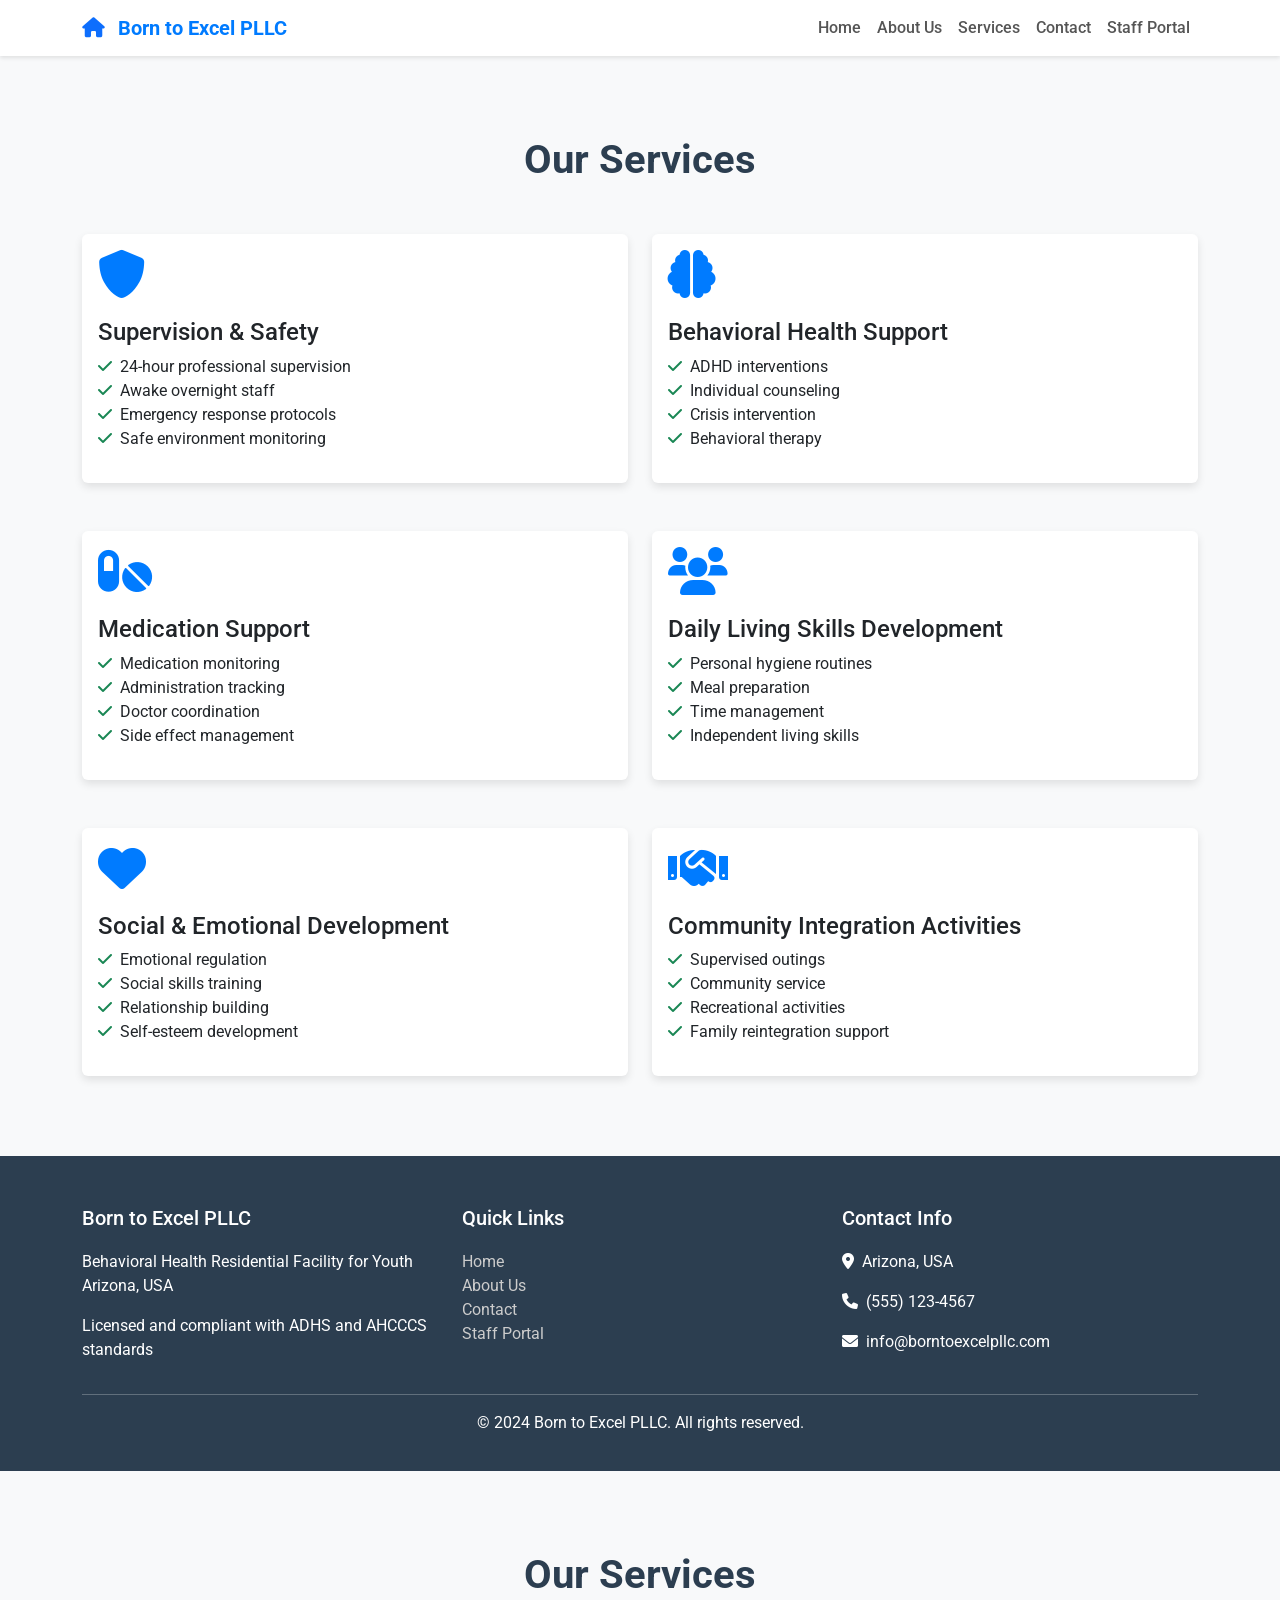
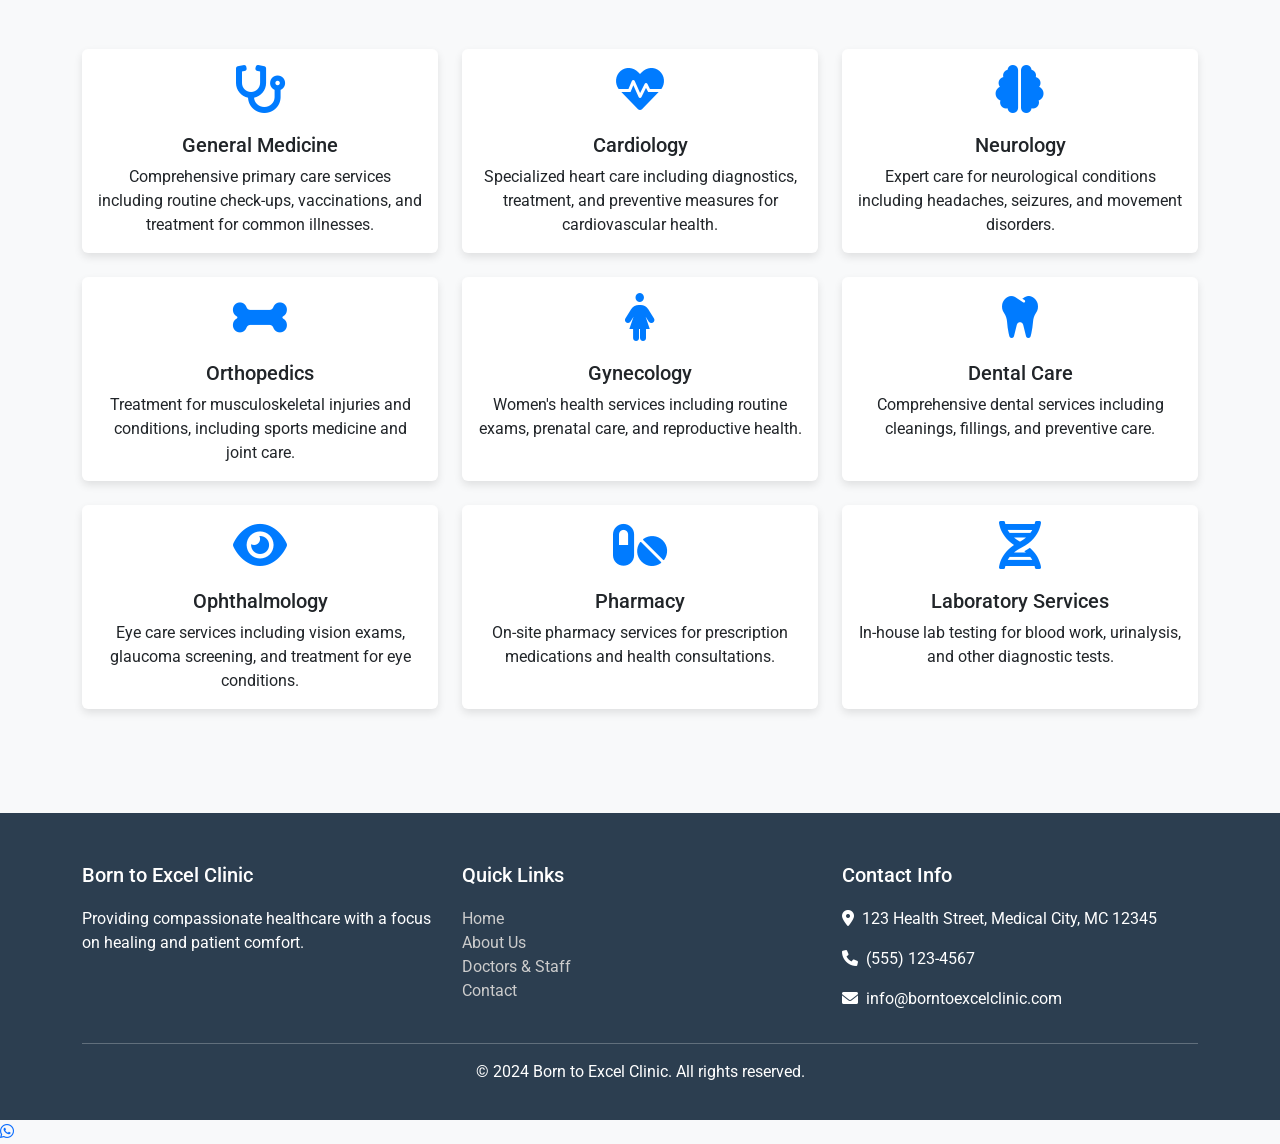
<file: pages/services.html>
<!DOCTYPE html>
<html lang="en">
<head>
    <meta charset="UTF-8">
    <meta name="viewport" content="width=device-width, initial-scale=1.0">
    <title>Services - Born to Excel PLLC</title>
    <link href="https://cdn.jsdelivr.net/npm/bootstrap@5.1.3/dist/css/bootstrap.min.css" rel="stylesheet">
    <link rel="stylesheet" href="https://cdnjs.cloudflare.com/ajax/libs/font-awesome/6.0.0/css/all.min.css">
    <link rel="stylesheet" href="../css/style.css">
</head>
<body>
    <!-- Navigation -->
    <nav class="navbar navbar-expand-lg navbar-light">
        <div class="container">
            <a class="navbar-brand" href="../index.html">
                <i class="fas fa-home text-primary me-2"></i>
                Born to Excel PLLC
            </a>
            <button class="navbar-toggler" type="button" data-bs-toggle="collapse" data-bs-target="#navbarNav">
                <span class="navbar-toggler-icon"></span>
            </button>
            <div class="collapse navbar-collapse" id="navbarNav">
                <ul class="navbar-nav ms-auto">
                    <li class="nav-item">
                        <a class="nav-link" href="../index.html">Home</a>
                    </li>
                    <li class="nav-item">
                        <a class="nav-link" href="about.html">About Us</a>
                    </li>
                    <li class="nav-item">
                        <a class="nav-link active" href="services.html">Services</a>
                    </li>
                    <li class="nav-item">
                        <a class="nav-link" href="contact.html">Contact</a>
                    </li>
                    <li class="nav-item">
                        <a class="nav-link" href="staff-login.html">Staff Portal</a>
                    </li>
                </ul>
            </div>
        </div>
    </nav>

    <!-- Services Section -->
    <section class="section">
        <div class="container">
            <h1 class="section-title">Our Services</h1>
            
            <div class="row mb-5">
                <div class="col-md-6">
                    <div class="card h-100">
                        <div class="card-body">
                            <i class="fas fa-shield-alt service-icon"></i>
                            <h4 class="card-title">Supervision & Safety</h4>
                            <ul class="list-unstyled">
                                <li><i class="fas fa-check text-success me-2"></i>24-hour professional supervision</li>
                                <li><i class="fas fa-check text-success me-2"></i>Awake overnight staff</li>
                                <li><i class="fas fa-check text-success me-2"></i>Emergency response protocols</li>
                                <li><i class="fas fa-check text-success me-2"></i>Safe environment monitoring</li>
                            </ul>
                        </div>
                    </div>
                </div>
                <div class="col-md-6">
                    <div class="card h-100">
                        <div class="card-body">
                            <i class="fas fa-brain service-icon"></i>
                            <h4 class="card-title">Behavioral Health Support</h4>
                            <ul class="list-unstyled">
                                <li><i class="fas fa-check text-success me-2"></i>ADHD interventions</li>
                                <li><i class="fas fa-check text-success me-2"></i>Individual counseling</li>
                                <li><i class="fas fa-check text-success me-2"></i>Crisis intervention</li>
                                <li><i class="fas fa-check text-success me-2"></i>Behavioral therapy</li>
                            </ul>
                        </div>
                    </div>
                </div>
            </div>

            <div class="row mb-5">
                <div class="col-md-6">
                    <div class="card h-100">
                        <div class="card-body">
                            <i class="fas fa-pills service-icon"></i>
                            <h4 class="card-title">Medication Support</h4>
                            <ul class="list-unstyled">
                                <li><i class="fas fa-check text-success me-2"></i>Medication monitoring</li>
                                <li><i class="fas fa-check text-success me-2"></i>Administration tracking</li>
                                <li><i class="fas fa-check text-success me-2"></i>Doctor coordination</li>
                                <li><i class="fas fa-check text-success me-2"></i>Side effect management</li>
                            </ul>
                        </div>
                    </div>
                </div>
                <div class="col-md-6">
                    <div class="card h-100">
                        <div class="card-body">
                            <i class="fas fa-users service-icon"></i>
                            <h4 class="card-title">Daily Living Skills Development</h4>
                            <ul class="list-unstyled">
                                <li><i class="fas fa-check text-success me-2"></i>Personal hygiene routines</li>
                                <li><i class="fas fa-check text-success me-2"></i>Meal preparation</li>
                                <li><i class="fas fa-check text-success me-2"></i>Time management</li>
                                <li><i class="fas fa-check text-success me-2"></i>Independent living skills</li>
                            </ul>
                        </div>
                    </div>
                </div>
            </div>

            <div class="row">
                <div class="col-md-6">
                    <div class="card h-100">
                        <div class="card-body">
                            <i class="fas fa-heart service-icon"></i>
                            <h4 class="card-title">Social & Emotional Development</h4>
                            <ul class="list-unstyled">
                                <li><i class="fas fa-check text-success me-2"></i>Emotional regulation</li>
                                <li><i class="fas fa-check text-success me-2"></i>Social skills training</li>
                                <li><i class="fas fa-check text-success me-2"></i>Relationship building</li>
                                <li><i class="fas fa-check text-success me-2"></i>Self-esteem development</li>
                            </ul>
                        </div>
                    </div>
                </div>
                <div class="col-md-6">
                    <div class="card h-100">
                        <div class="card-body">
                            <i class="fas fa-handshake service-icon"></i>
                            <h4 class="card-title">Community Integration Activities</h4>
                            <ul class="list-unstyled">
                                <li><i class="fas fa-check text-success me-2"></i>Supervised outings</li>
                                <li><i class="fas fa-check text-success me-2"></i>Community service</li>
                                <li><i class="fas fa-check text-success me-2"></i>Recreational activities</li>
                                <li><i class="fas fa-check text-success me-2"></i>Family reintegration support</li>
                            </ul>
                        </div>
                    </div>
                </div>
            </div>
        </div>
    </section>

    <!-- Footer -->
    <footer class="footer">
        <div class="container">
            <div class="row">
                <div class="col-md-4">
                    <h5>Born to Excel PLLC</h5>
                    <p>Behavioral Health Residential Facility for Youth<br>Arizona, USA</p>
                    <p>Licensed and compliant with ADHS and AHCCCS standards</p>
                </div>
                <div class="col-md-4">
                    <h5>Quick Links</h5>
                    <ul class="list-unstyled">
                        <li><a href="../index.html">Home</a></li>
                        <li><a href="about.html">About Us</a></li>
                        <li><a href="contact.html">Contact</a></li>
                        <li><a href="staff-login.html">Staff Portal</a></li>
                    </ul>
                </div>
                <div class="col-md-4">
                    <h5>Contact Info</h5>
                    <p><i class="fas fa-map-marker-alt me-2"></i>Arizona, USA</p>
                    <p><i class="fas fa-phone me-2"></i>(555) 123-4567</p>
                    <p><i class="fas fa-envelope me-2"></i>info@borntoexcelpllc.com</p>
                </div>
            </div>
            <hr>
            <div class="text-center">
                <p>&copy; 2024 Born to Excel PLLC. All rights reserved.</p>
            </div>
        </div>
    </footer>

    <script src="https://cdn.jsdelivr.net/npm/bootstrap@5.1.3/dist/js/bootstrap.bundle.min.js"></script>
</body>
</html>
            <div class="collapse navbar-collapse" id="navbarNav">
                <ul class="navbar-nav ms-auto">
                    <li class="nav-item">
                        <a class="nav-link" href="../index.html">Home</a>
                    </li>
                    <li class="nav-item">
                        <a class="nav-link" href="about.html">About Us</a>
                    </li>
                    <li class="nav-item">
                        <a class="nav-link active" href="services.html">Services</a>
                    </li>
                    <li class="nav-item">
                        <a class="nav-link" href="doctors.html">Doctors & Staff</a>
                    </li>
                    <li class="nav-item">
                        <a class="nav-link" href="appointment.html">Book Appointment</a>
                    </li>
                    <li class="nav-item">
                        <a class="nav-link" href="contact.html">Contact</a>
                    </li>
                    <li class="nav-item">
                        <a class="nav-link" href="login.html">Member Area</a>
                    </li>
                </ul>
            </div>
        </div>
    </nav>

    <!-- Services Section -->
    <section class="section">
        <div class="container">
            <h1 class="section-title">Our Services</h1>
            <div class="row">
                <div class="col-md-4 mb-4">
                    <div class="card text-center h-100">
                        <div class="card-body">
                            <i class="fas fa-stethoscope service-icon"></i>
                            <h5 class="card-title">General Medicine</h5>
                            <p class="card-text">Comprehensive primary care services including routine check-ups, vaccinations, and treatment for common illnesses.</p>
                        </div>
                    </div>
                </div>
                <div class="col-md-4 mb-4">
                    <div class="card text-center h-100">
                        <div class="card-body">
                            <i class="fas fa-heartbeat service-icon"></i>
                            <h5 class="card-title">Cardiology</h5>
                            <p class="card-text">Specialized heart care including diagnostics, treatment, and preventive measures for cardiovascular health.</p>
                        </div>
                    </div>
                </div>
                <div class="col-md-4 mb-4">
                    <div class="card text-center h-100">
                        <div class="card-body">
                            <i class="fas fa-brain service-icon"></i>
                            <h5 class="card-title">Neurology</h5>
                            <p class="card-text">Expert care for neurological conditions including headaches, seizures, and movement disorders.</p>
                        </div>
                    </div>
                </div>
                <div class="col-md-4 mb-4">
                    <div class="card text-center h-100">
                        <div class="card-body">
                            <i class="fas fa-bone service-icon"></i>
                            <h5 class="card-title">Orthopedics</h5>
                            <p class="card-text">Treatment for musculoskeletal injuries and conditions, including sports medicine and joint care.</p>
                        </div>
                    </div>
                </div>
                <div class="col-md-4 mb-4">
                    <div class="card text-center h-100">
                        <div class="card-body">
                            <i class="fas fa-female service-icon"></i>
                            <h5 class="card-title">Gynecology</h5>
                            <p class="card-text">Women's health services including routine exams, prenatal care, and reproductive health.</p>
                        </div>
                    </div>
                </div>
                <div class="col-md-4 mb-4">
                    <div class="card text-center h-100">
                        <div class="card-body">
                            <i class="fas fa-tooth service-icon"></i>
                            <h5 class="card-title">Dental Care</h5>
                            <p class="card-text">Comprehensive dental services including cleanings, fillings, and preventive care.</p>
                        </div>
                    </div>
                </div>
                <div class="col-md-4 mb-4">
                    <div class="card text-center h-100">
                        <div class="card-body">
                            <i class="fas fa-eye service-icon"></i>
                            <h5 class="card-title">Ophthalmology</h5>
                            <p class="card-text">Eye care services including vision exams, glaucoma screening, and treatment for eye conditions.</p>
                        </div>
                    </div>
                </div>
                <div class="col-md-4 mb-4">
                    <div class="card text-center h-100">
                        <div class="card-body">
                            <i class="fas fa-pills service-icon"></i>
                            <h5 class="card-title">Pharmacy</h5>
                            <p class="card-text">On-site pharmacy services for prescription medications and health consultations.</p>
                        </div>
                    </div>
                </div>
                <div class="col-md-4 mb-4">
                    <div class="card text-center h-100">
                        <div class="card-body">
                            <i class="fas fa-dna service-icon"></i>
                            <h5 class="card-title">Laboratory Services</h5>
                            <p class="card-text">In-house lab testing for blood work, urinalysis, and other diagnostic tests.</p>
                        </div>
                    </div>
                </div>
            </div>
        </div>
    </section>

    <!-- Footer -->
    <footer class="footer">
        <div class="container">
            <div class="row">
                <div class="col-md-4">
                    <h5>Born to Excel Clinic</h5>
                    <p>Providing compassionate healthcare with a focus on healing and patient comfort.</p>
                </div>
                <div class="col-md-4">
                    <h5>Quick Links</h5>
                    <ul class="list-unstyled">
                        <li><a href="../index.html">Home</a></li>
                        <li><a href="about.html">About Us</a></li>
                        <li><a href="doctors.html">Doctors & Staff</a></li>
                        <li><a href="contact.html">Contact</a></li>
                    </ul>
                </div>
                <div class="col-md-4">
                    <h5>Contact Info</h5>
                    <p><i class="fas fa-map-marker-alt me-2"></i>123 Health Street, Medical City, MC 12345</p>
                    <p><i class="fas fa-phone me-2"></i>(555) 123-4567</p>
                    <p><i class="fas fa-envelope me-2"></i>info@borntoexcelclinic.com</p>
                </div>
            </div>
            <hr>
            <div class="text-center">
                <p>&copy; 2024 Born to Excel Clinic. All rights reserved.</p>
            </div>
        </div>
    </footer>

    <!-- WhatsApp Button -->
    <a href="https://wa.me/15551234567" class="whatsapp-btn" target="_blank">
        <i class="fab fa-whatsapp"></i>
    </a>

    <script src="https://cdn.jsdelivr.net/npm/bootstrap@5.1.3/dist/js/bootstrap.bundle.min.js"></script>
</body>
</html>
</file>
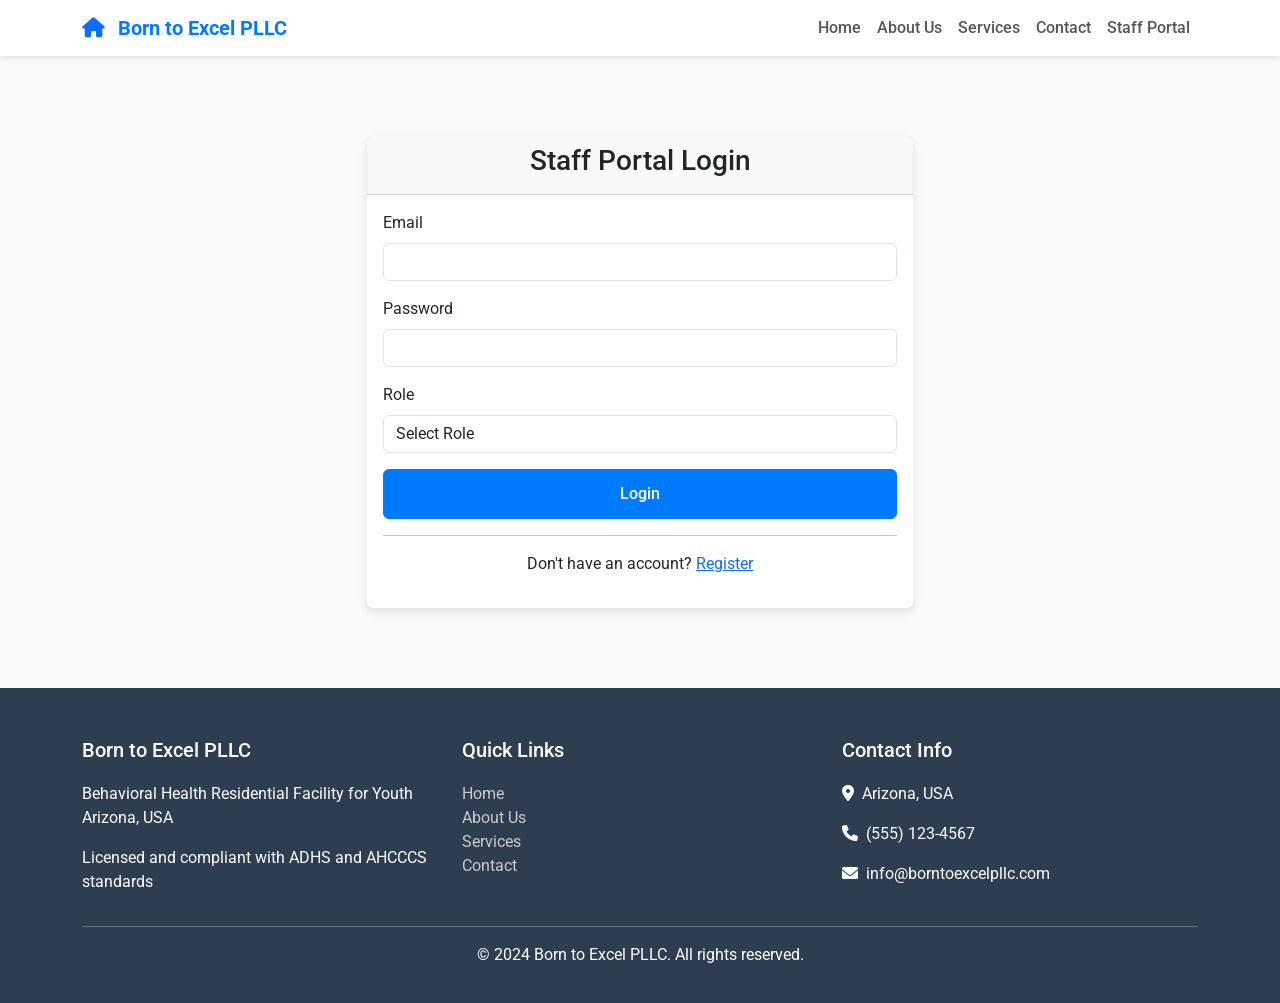
<file: pages/staff-login.html>
<!DOCTYPE html>
<html lang="en">
<head>
    <meta charset="UTF-8">
    <meta name="viewport" content="width=device-width, initial-scale=1.0">
    <title>Staff Portal - Born to Excel PLLC</title>
    <link href="https://cdn.jsdelivr.net/npm/bootstrap@5.1.3/dist/css/bootstrap.min.css" rel="stylesheet">
    <link rel="stylesheet" href="https://cdnjs.cloudflare.com/ajax/libs/font-awesome/6.0.0/css/all.min.css">
    <link rel="stylesheet" href="../css/style.css">
</head>
<body>
    <!-- Navigation -->
    <nav class="navbar navbar-expand-lg navbar-light">
        <div class="container">
            <a class="navbar-brand" href="../index.html">
                <i class="fas fa-home text-primary me-2"></i>
                Born to Excel PLLC
            </a>
            <button class="navbar-toggler" type="button" data-bs-toggle="collapse" data-bs-target="#navbarNav">
                <span class="navbar-toggler-icon"></span>
            </button>
            <div class="collapse navbar-collapse" id="navbarNav">
                <ul class="navbar-nav ms-auto">
                    <li class="nav-item">
                        <a class="nav-link" href="../index.html">Home</a>
                    </li>
                    <li class="nav-item">
                        <a class="nav-link" href="about.html">About Us</a>
                    </li>
                    <li class="nav-item">
                        <a class="nav-link" href="services.html">Services</a>
                    </li>
                    <li class="nav-item">
                        <a class="nav-link" href="contact.html">Contact</a>
                    </li>
                    <li class="nav-item">
                        <a class="nav-link active" href="staff-login.html">Staff Portal</a>
                    </li>
                </ul>
            </div>
        </div>
    </nav>

    <!-- Login Section -->
    <section class="section">
        <div class="container">
            <div class="row justify-content-center">
                <div class="col-md-6">
                    <div class="card">
                        <div class="card-header">
                            <h3 class="text-center">Staff Portal Login</h3>
                        </div>
                        <div class="card-body">
                            <form id="staffLoginForm">
                                <div class="mb-3">
                                    <label for="staffEmail" class="form-label">Email</label>
                                    <input type="email" class="form-control" id="staffEmail" required>
                                </div>
                                <div class="mb-3">
                                    <label for="staffPassword" class="form-label">Password</label>
                                    <input type="password" class="form-control" id="staffPassword" required>
                                </div>
                                <div class="mb-3">
                                    <label for="staffRole" class="form-label">Role</label>
                                    <select class="form-control" id="staffRole" required>
                                        <option value="">Select Role</option>
                                        <option value="admin">Administrator</option>
                                        <option value="clinical">Clinical Staff</option>
                                        <option value="staff">Staff</option>
                                    </select>
                                </div>
                                <button type="submit" class="btn btn-primary w-100">Login</button>
                            </form>
                            <hr>
                            <p class="text-center">Don't have an account? <a href="#" onclick="showRegisterModal()">Register</a></p>
                        </div>
                    </div>
                </div>
            </div>
        </div>
    </section>

    <!-- Registration Modal -->
    <div class="modal fade" id="registerModal" tabindex="-1">
        <div class="modal-dialog">
            <div class="modal-content">
                <div class="modal-header">
                    <h5 class="modal-title">Staff Registration</h5>
                    <button type="button" class="btn-close" data-bs-dismiss="modal"></button>
                </div>
                <div class="modal-body">
                    <form id="staffRegisterForm">
                        <div class="mb-3">
                            <label for="registerName" class="form-label">Full Name</label>
                            <input type="text" class="form-control" id="registerName" required>
                        </div>
                        <div class="mb-3">
                            <label for="registerEmail" class="form-label">Email</label>
                            <input type="email" class="form-control" id="registerEmail" required>
                        </div>
                        <div class="mb-3">
                            <label for="registerPassword" class="form-label">Password</label>
                            <input type="password" class="form-control" id="registerPassword" required>
                        </div>
                        <div class="mb-3">
                            <label for="registerRole" class="form-label">Role</label>
                            <select class="form-control" id="registerRole" required>
                                <option value="admin">Administrator</option>
                                <option value="clinical">Clinical Staff</option>
                                <option value="staff">Staff</option>
                            </select>
                        </div>
                        <button type="submit" class="btn btn-success w-100">Register</button>
                    </form>
                </div>
            </div>
        </div>
    </div>

    <!-- Footer -->
    <footer class="footer">
        <div class="container">
            <div class="row">
                <div class="col-md-4">
                    <h5>Born to Excel PLLC</h5>
                    <p>Behavioral Health Residential Facility for Youth<br>Arizona, USA</p>
                    <p>Licensed and compliant with ADHS and AHCCCS standards</p>
                </div>
                <div class="col-md-4">
                    <h5>Quick Links</h5>
                    <ul class="list-unstyled">
                        <li><a href="../index.html">Home</a></li>
                        <li><a href="about.html">About Us</a></li>
                        <li><a href="services.html">Services</a></li>
                        <li><a href="contact.html">Contact</a></li>
                    </ul>
                </div>
                <div class="col-md-4">
                    <h5>Contact Info</h5>
                    <p><i class="fas fa-map-marker-alt me-2"></i>Arizona, USA</p>
                    <p><i class="fas fa-phone me-2"></i>(555) 123-4567</p>
                    <p><i class="fas fa-envelope me-2"></i>info@borntoexcelpllc.com</p>
                </div>
            </div>
            <hr>
            <div class="text-center">
                <p>&copy; 2024 Born to Excel PLLC. All rights reserved.</p>
            </div>
        </div>
    </footer>

    <script src="https://cdn.jsdelivr.net/npm/bootstrap@5.1.3/dist/js/bootstrap.bundle.min.js"></script>
    <script src="../js/staff-auth.js"></script>
</body>
</html>
</file>
<file: css/style.css>
/* Custom styles for Born to Excel PLLC Behavioral Health Residential Facility */
@import url('https://fonts.googleapis.com/css2?family=Roboto:wght@300;400;500;700&display=swap');

body {
    font-family: 'Roboto', sans-serif;
    background-color: #f8f9fa;
    color: #333;
}

.navbar {
    background-color: #ffffff;
    box-shadow: 0 2px 4px rgba(0,0,0,0.1);
}

.navbar-brand {
    color: #007bff !important;
    font-weight: 700;
}

.nav-link {
    color: #555 !important;
    font-weight: 500;
}

.nav-link:hover {
    color: #007bff !important;
}

.hero-section {
    background: linear-gradient(135deg, #e3f2fd 0%, #f1f8e9 100%);
    padding: 100px 0;
    text-align: center;
}

.hero-title {
    font-size: 3rem;
    font-weight: 700;
    color: #2c3e50;
    margin-bottom: 20px;
}

.hero-subtitle {
    font-size: 1.2rem;
    color: #555;
    margin-bottom: 30px;
}

.btn-primary {
    background-color: #007bff;
    border-color: #007bff;
    padding: 12px 30px;
    font-weight: 500;
}

.btn-primary:hover {
    background-color: #0056b3;
    border-color: #0056b3;
}

.btn-success {
    background-color: #28a745;
    border-color: #28a745;
}

.btn-success:hover {
    background-color: #218838;
    border-color: #1e7e34;
}

.btn-danger {
    background-color: #dc3545;
    border-color: #dc3545;
}

.btn-danger:hover {
    background-color: #c82333;
    border-color: #bd2130;
}

.section {
    padding: 80px 0;
}

.section-title {
    font-size: 2.5rem;
    font-weight: 700;
    color: #2c3e50;
    text-align: center;
    margin-bottom: 50px;
}

.card {
    border: none;
    box-shadow: 0 4px 8px rgba(0,0,0,0.1);
    transition: transform 0.3s ease;
}

.card:hover {
    transform: translateY(-5px);
}

.service-icon {
    font-size: 3rem;
    color: #007bff;
    margin-bottom: 20px;
}

.footer {
    background-color: #2c3e50;
    color: #ffffff;
    padding: 50px 0 20px;
}

.footer h5 {
    color: #ffffff;
    margin-bottom: 20px;
}

.footer a {
    color: #cccccc;
    text-decoration: none;
}

.footer a:hover {
    color: #ffffff;
}

.form-control:focus {
    border-color: #007bff;
    box-shadow: 0 0 0 0.2rem rgba(0,123,255,0.25);
}

.dashboard-card {
    background-color: #ffffff;
    border-radius: 10px;
    padding: 20px;
    margin-bottom: 20px;
    box-shadow: 0 2px 4px rgba(0,0,0,0.1);
}

.alert-system {
    background-color: #fff3cd;
    border: 1px solid #ffeaa7;
    border-radius: 5px;
    padding: 15px;
    margin-bottom: 20px;
}

@media (max-width: 768px) {
    .hero-title {
        font-size: 2rem;
    }
    .section-title {
        font-size: 2rem;
    }
}
</file>
